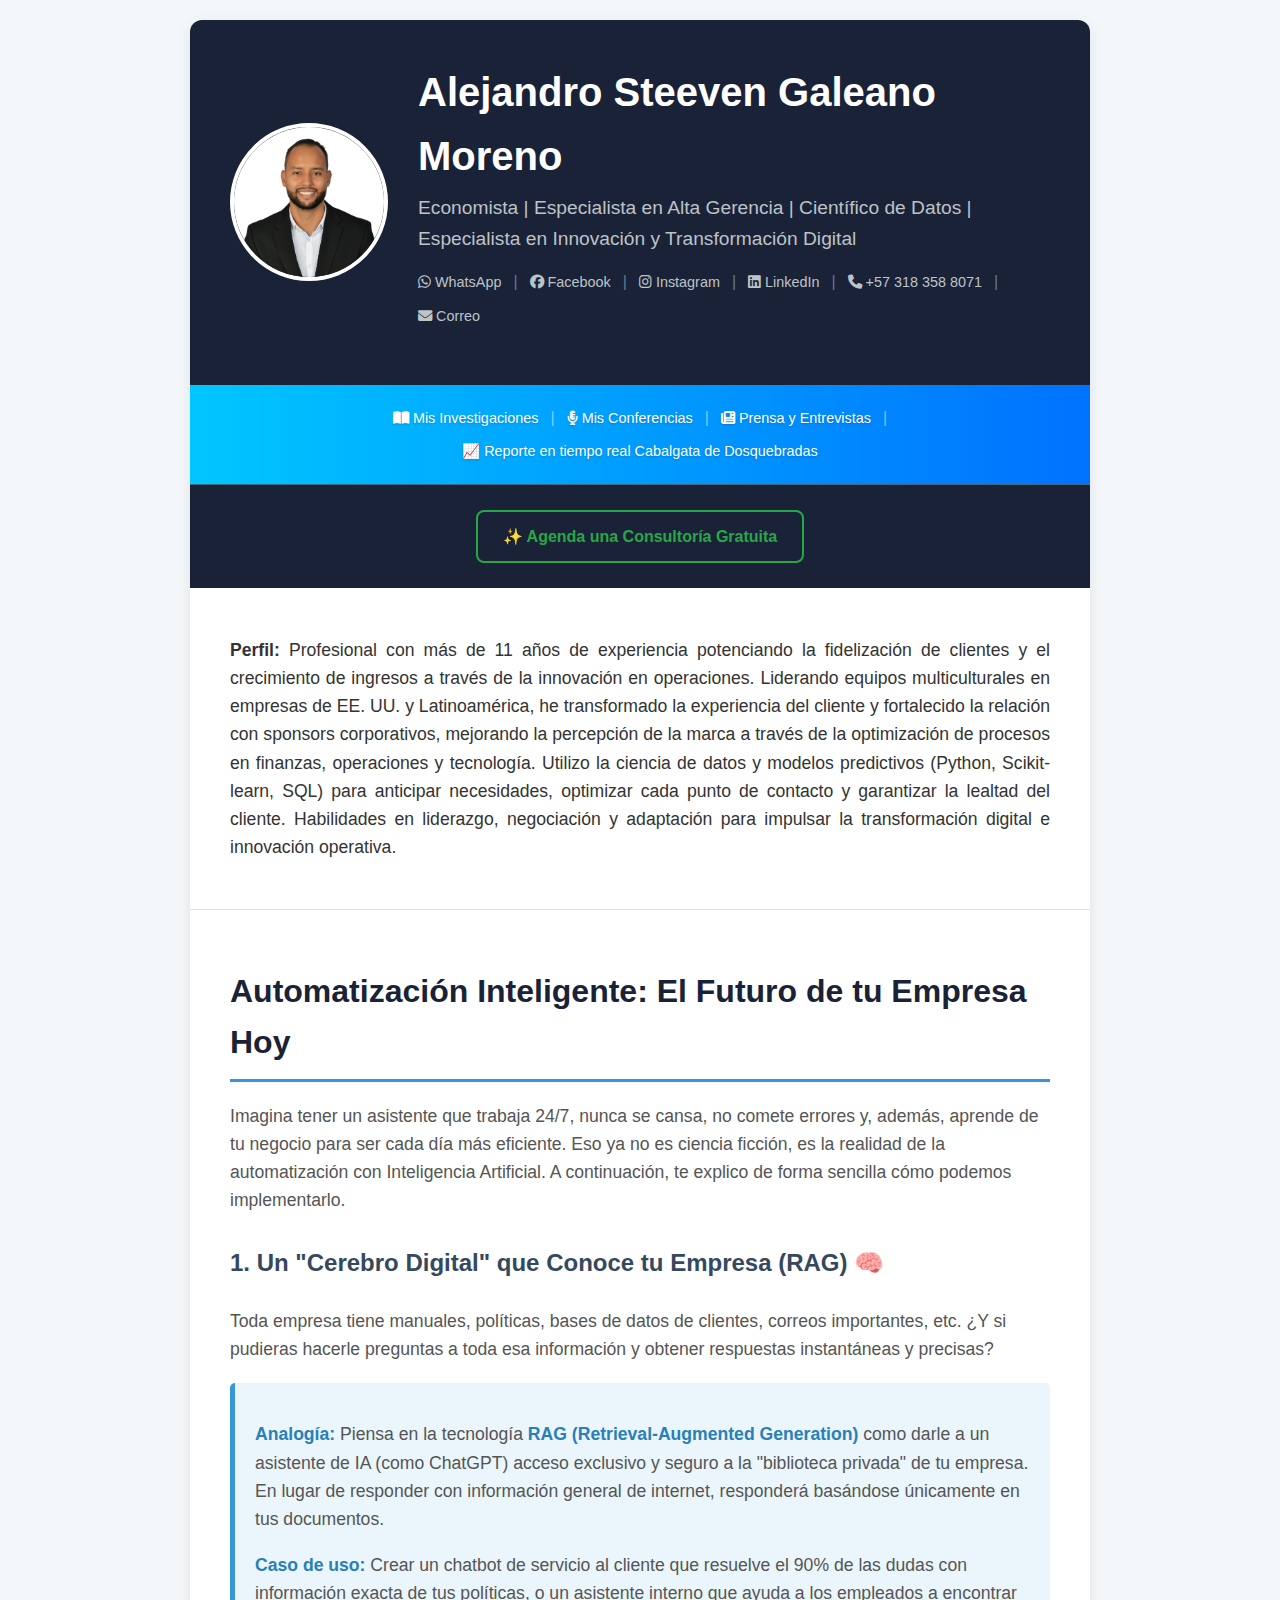
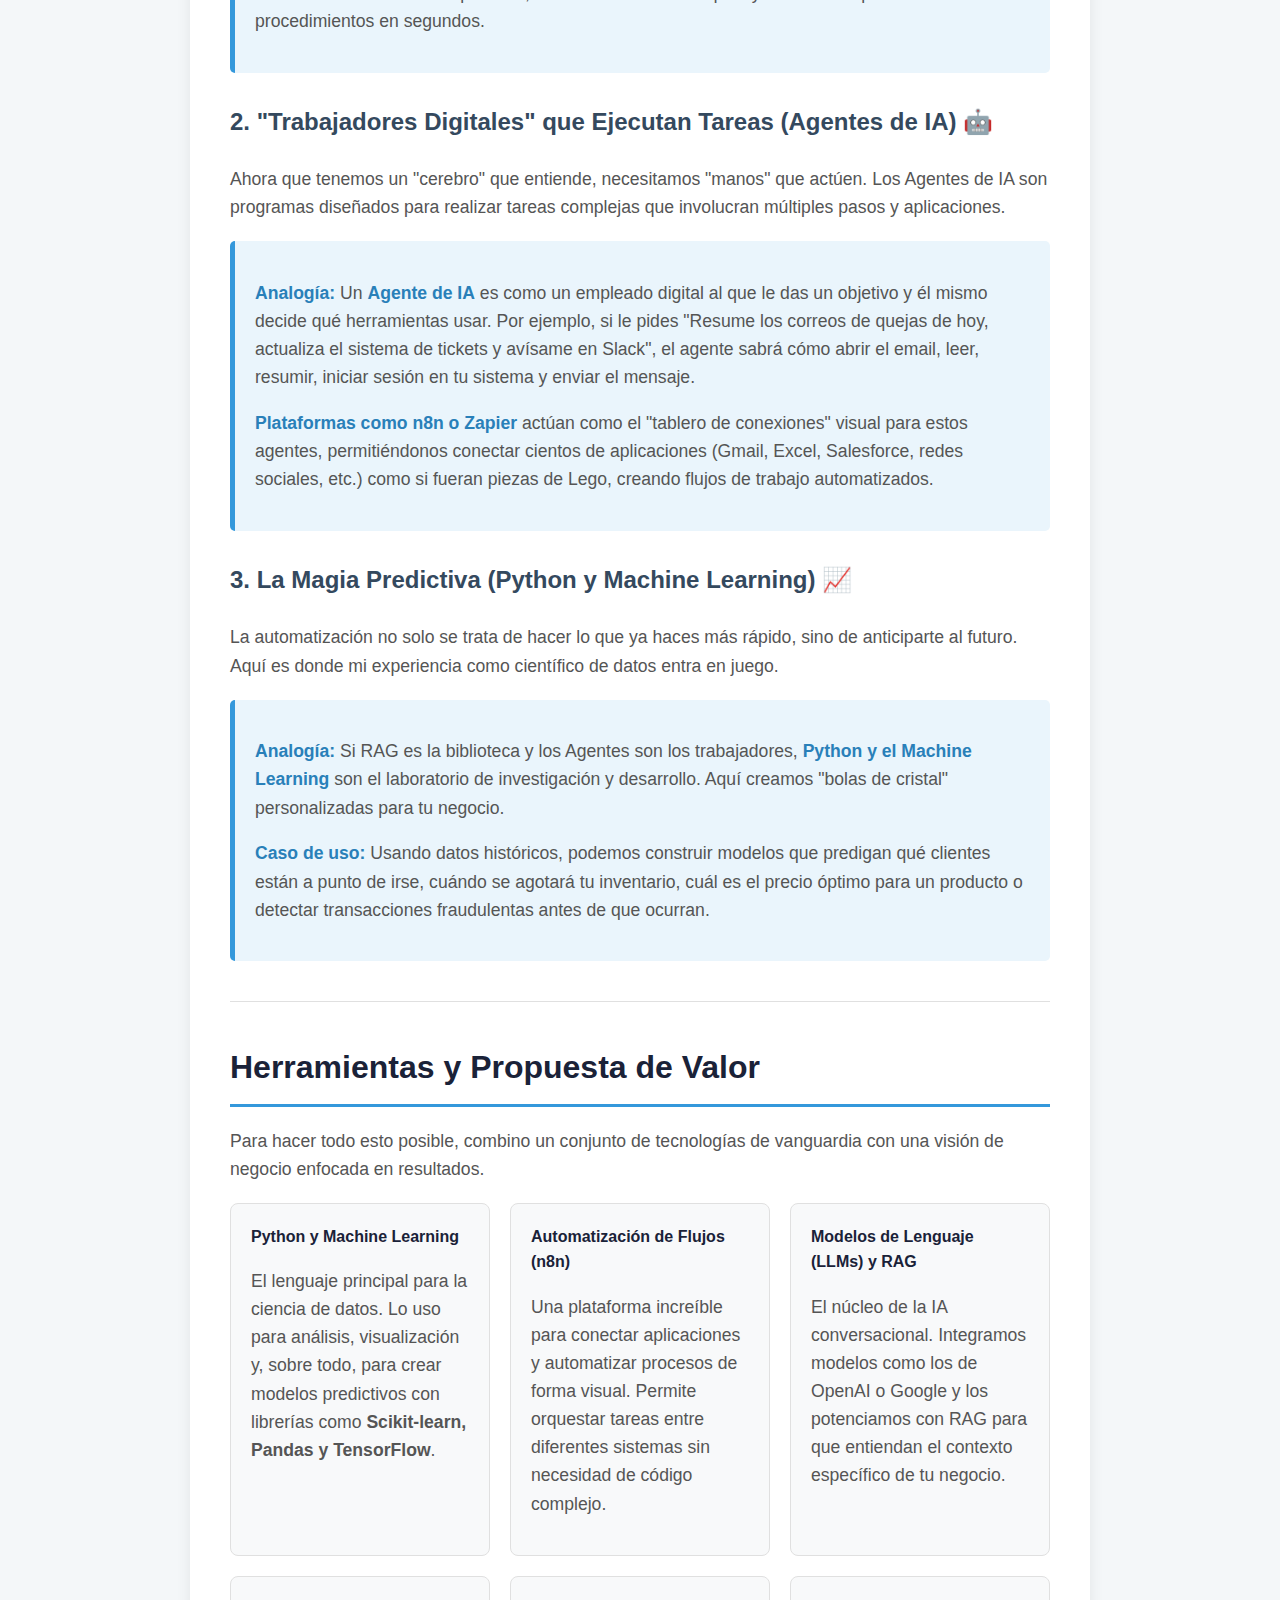
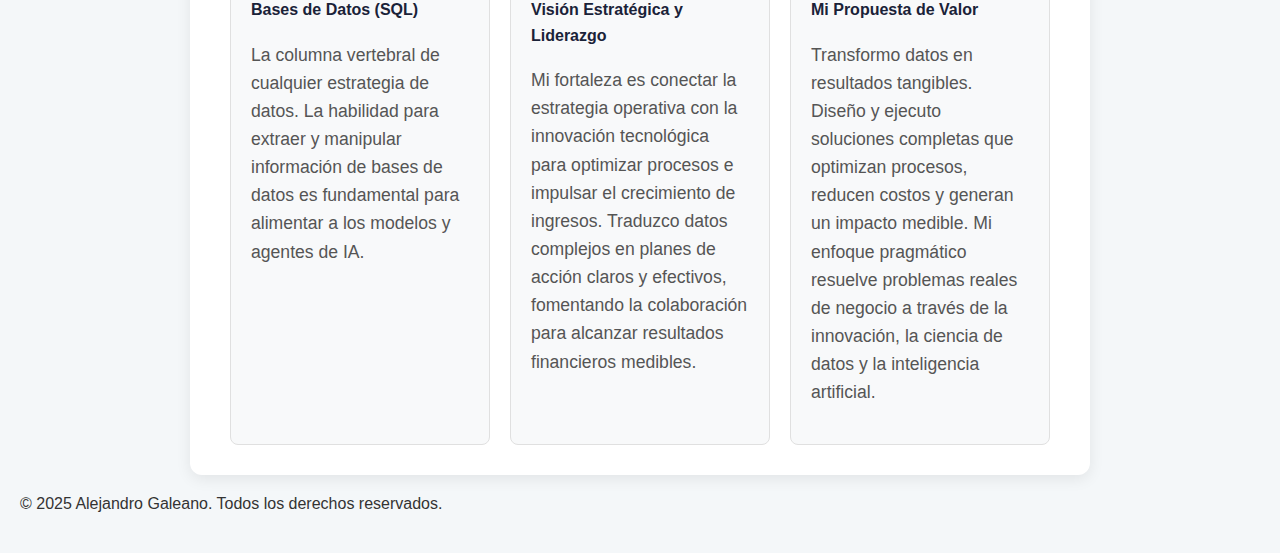
<file: index.html>
<!DOCTYPE html>
<html lang="es">
<head>
    <script async src="https://www.googletagmanager.com/gtag/js?id=G-103JSTD0TW"></script>
    <script>
        window.dataLayer = window.dataLayer || [];
        function gtag(){dataLayer.push(arguments);}
        gtag('js', new Date());
        gtag('config', 'G-103JSTD0TW');
    </script>
    
    <meta charset="UTF-8">
    <meta name="viewport" content="width=device-width, initial-scale=1.0">
    
    <meta name="description" content="Perfil profesional de Alejandro Galeano, Economista y Científico de Datos especializado en automatización con IA, Machine Learning y optimización de procesos.">
    
    <link rel="icon" type="image/png" href="/favicon-96x96.png" sizes="96x96" />
    <link rel="icon" type="image/svg+xml" href="/favicon.svg" />
    <link rel="shortcut icon" href="/favicon.ico" />
    <link rel="apple-touch-icon" sizes="180x180" href="/apple-touch-icon.png" />
    <link rel="manifest" href="/site.webmanifest" />
    <title>Perfil Profesional | Alejandro Galeano | Automatización e IA</title>
    <link rel="stylesheet" href="https://cdnjs.cloudflare.com/ajax/libs/font-awesome/6.5.2/css/all.min.css">    
    <link rel="stylesheet" href="styles.css">

    <style>
        html {
            scroll-behavior: smooth;
        }
    </style>
</head>
<body>

   <div class="container">
        <header class="header">
            <img src="profile-photo.jpg" alt="Foto de perfil de Alejandro Galeano" class="profile-photo">
            
            <div class="profile-info">
                <h1>Alejandro Steeven Galeano Moreno</h1>
                <h2>Economista | Especialista en Alta Gerencia | Científico de Datos | Especialista en Innovación y Transformación Digital</h2>
                
                <ul class="contact-info">
                    <li><a href="https://wa.me/573183588071" target="_blank" rel="noopener noreferrer"><i class="fa-brands fa-whatsapp"></i> WhatsApp</a></li>
                    <li><a href="https://web.facebook.com/profile.php?id=61577461153636" target="_blank" rel="noopener noreferrer"><i class="fa-brands fa-facebook"></i> Facebook</a></li>
                    <li><a href="https://www.instagram.com/alejosgaleano/" target="_blank" rel="noopener noreferrer"><i class="fa-brands fa-instagram"></i> Instagram</a></li>
                    <li><a href="https://www.linkedin.com/in/alejandrogaleano-asgamo" target="_blank" rel="noopener noreferrer"><i class="fa-brands fa-linkedin"></i> LinkedIn</a></li>
                    <li><a href="tel:+573183588071"><i class="fa-solid fa-phone"></i> +57 318 358 8071</a></li>
                    <li><a href="mailto:alejandro@alejandrogaleano.com"><i class="fa-solid fa-envelope"></i> Correo</a></li>
                    <li class="separator"></li>
                </ul>
            </div>
        </header>
    
        <nav class="activities-nav">
            <ul class="activities-list">
                <li><a href="investigaciones.html"><i class="fa-solid fa-book-open"></i> Mis Investigaciones</a></li>
                <li><a href="charlas.html"><i class="fa-solid fa-microphone-lines"></i> Mis Conferencias</a></li>
                <li><a href="noticias.html"><i class="fa-solid fa-newspaper"></i> Prensa y Entrevistas</a></li>
                <li><a href="reporte" class="cta-button-secondary" target="_blank" rel="noopener noreferrer">📈 Reporte en tiempo real Cabalgata de Dosquebradas</a></li>
            </ul>
        </nav>
        <footer class="cta-footer">
            <a href="https://cal.com/alejandro-steeven-galeano-moreno-o4eyez/consultoria-agentes-ia" class="cta-button" target="_blank" rel="noopener noreferrer">✨ Agenda una Consultoría Gratuita
            </a>
        </footer>
        
        <section class="profile-summary">
            <p><strong>Perfil:</strong> Profesional con más de 11 años de experiencia potenciando la fidelización de clientes y el crecimiento de ingresos a través de la innovación en operaciones. Liderando equipos multiculturales en empresas de EE. UU. y Latinoamérica, he transformado la experiencia del cliente y fortalecido la relación con sponsors corporativos, mejorando la percepción de la marca a través de la optimización de procesos en finanzas, operaciones y tecnología. Utilizo la ciencia de datos y modelos predictivos (Python, Scikit-learn, SQL) para anticipar necesidades, optimizar cada punto de contacto y garantizar la lealtad del cliente. Habilidades en liderazgo, negociación y adaptación para impulsar la transformación digital e innovación operativa.</p>
        </section>

        <main class="main-content">
            <h2>Automatización Inteligente: El Futuro de tu Empresa Hoy</h2>
            <p>Imagina tener un asistente que trabaja 24/7, nunca se cansa, no comete errores y, además, aprende de tu negocio para ser cada día más eficiente. Eso ya no es ciencia ficción, es la realidad de la automatización con Inteligencia Artificial. A continuación, te explico de forma sencilla cómo podemos implementarlo.</p>

            <h3>1. Un "Cerebro Digital" que Conoce tu Empresa (RAG) 🧠</h3>
            <p>Toda empresa tiene manuales, políticas, bases de datos de clientes, correos importantes, etc. ¿Y si pudieras hacerle preguntas a toda esa información y obtener respuestas instantáneas y precisas?</p>
            
            <div class="highlight">
                <p><strong>Analogía:</strong> Piensa en la tecnología <strong>RAG (Retrieval-Augmented Generation)</strong> como darle a un asistente de IA (como ChatGPT) acceso exclusivo y seguro a la "biblioteca privada" de tu empresa. En lugar de responder con información general de internet, responderá basándose únicamente en tus documentos.</p>
                <p><strong>Caso de uso:</strong> Crear un chatbot de servicio al cliente que resuelve el 90% de las dudas con información exacta de tus políticas, o un asistente interno que ayuda a los empleados a encontrar procedimientos en segundos.</p>
            </div>

            <h3>2. "Trabajadores Digitales" que Ejecutan Tareas (Agentes de IA) 🤖</h3>
            <p>Ahora que tenemos un "cerebro" que entiende, necesitamos "manos" que actúen. Los Agentes de IA son programas diseñados para realizar tareas complejas que involucran múltiples pasos y aplicaciones.</p>
            
            <div class="highlight">
                <p><strong>Analogía:</strong> Un <strong>Agente de IA</strong> es como un empleado digital al que le das un objetivo y él mismo decide qué herramientas usar. Por ejemplo, si le pides "Resume los correos de quejas de hoy, actualiza el sistema de tickets y avísame en Slack", el agente sabrá cómo abrir el email, leer, resumir, iniciar sesión en tu sistema y enviar el mensaje.</p>
                <p><strong>Plataformas como n8n o Zapier</strong> actúan como el "tablero de conexiones" visual para estos agentes, permitiéndonos conectar cientos de aplicaciones (Gmail, Excel, Salesforce, redes sociales, etc.) como si fueran piezas de Lego, creando flujos de trabajo automatizados.</p>
            </div>

            <h3>3. La Magia Predictiva (Python y Machine Learning) 📈</h3>
            <p>La automatización no solo se trata de hacer lo que ya haces más rápido, sino de anticiparte al futuro. Aquí es donde mi experiencia como científico de datos entra en juego.</p>

            <div class="highlight">
                <p><strong>Analogía:</strong> Si RAG es la biblioteca y los Agentes son los trabajadores, <strong>Python y el Machine Learning</strong> son el laboratorio de investigación y desarrollo. Aquí creamos "bolas de cristal" personalizadas para tu negocio.</p>
                <p><strong>Caso de uso:</strong> Usando datos históricos, podemos construir modelos que predigan qué clientes están a punto de irse, cuándo se agotará tu inventario, cuál es el precio óptimo para un producto o detectar transacciones fraudulentas antes de que ocurran.</p>
            </div>
            
            <hr class="separator-line">

            <h2>Herramientas y Propuesta de Valor</h2>
            <p>Para hacer todo esto posible, combino un conjunto de tecnologías de vanguardia con una visión de negocio enfocada en resultados.</p>
            <div class="tools-section">
                <div class="tool-card">
                    <h4>Python y Machine Learning</h4>
                    <p>El lenguaje principal para la ciencia de datos. Lo uso para análisis, visualización y, sobre todo, para crear modelos predictivos con librerías como <strong>Scikit-learn, Pandas y TensorFlow</strong>.</p>
                </div>
                <div class="tool-card">
                    <h4>Automatización de Flujos (n8n)</h4>
                    <p>Una plataforma increíble para conectar aplicaciones y automatizar procesos de forma visual. Permite orquestar tareas entre diferentes sistemas sin necesidad de código complejo.</p>
                </div>
                <div class="tool-card">
                    <h4>Modelos de Lenguaje (LLMs) y RAG</h4>
                    <p>El núcleo de la IA conversacional. Integramos modelos como los de OpenAI o Google y los potenciamos con RAG para que entiendan el contexto específico de tu negocio.</p>
                </div>
                <div class="tool-card">
                    <h4>Bases de Datos (SQL)</h4>
                    <p>La columna vertebral de cualquier estrategia de datos. La habilidad para extraer y manipular información de bases de datos es fundamental para alimentar a los modelos y agentes de IA.</p>
                </div>
                <div class="tool-card">
                    <h4>Visión Estratégica y Liderazgo</h4>
                    <p>Mi fortaleza es conectar la estrategia operativa con la innovación tecnológica para optimizar procesos e impulsar el crecimiento de ingresos. Traduzco datos complejos en planes de acción claros y efectivos, fomentando la colaboración para alcanzar resultados financieros medibles.</p>
                </div>
                <div class="tool-card">
                    <h4>Mi Propuesta de Valor</h4>
                    <p>Transformo datos en resultados tangibles. Diseño y ejecuto soluciones completas que optimizan procesos, reducen costos y generan un impacto medible. Mi enfoque pragmático resuelve problemas reales de negocio a través de la innovación, la ciencia de datos y la inteligencia artificial.</p>
                </div>
            </div>
        </main>
            
    </div> <footer>
        <p>&copy; 2025 Alejandro Galeano. Todos los derechos reservados.</p>
    </footer>

</body>

</html>
</file>
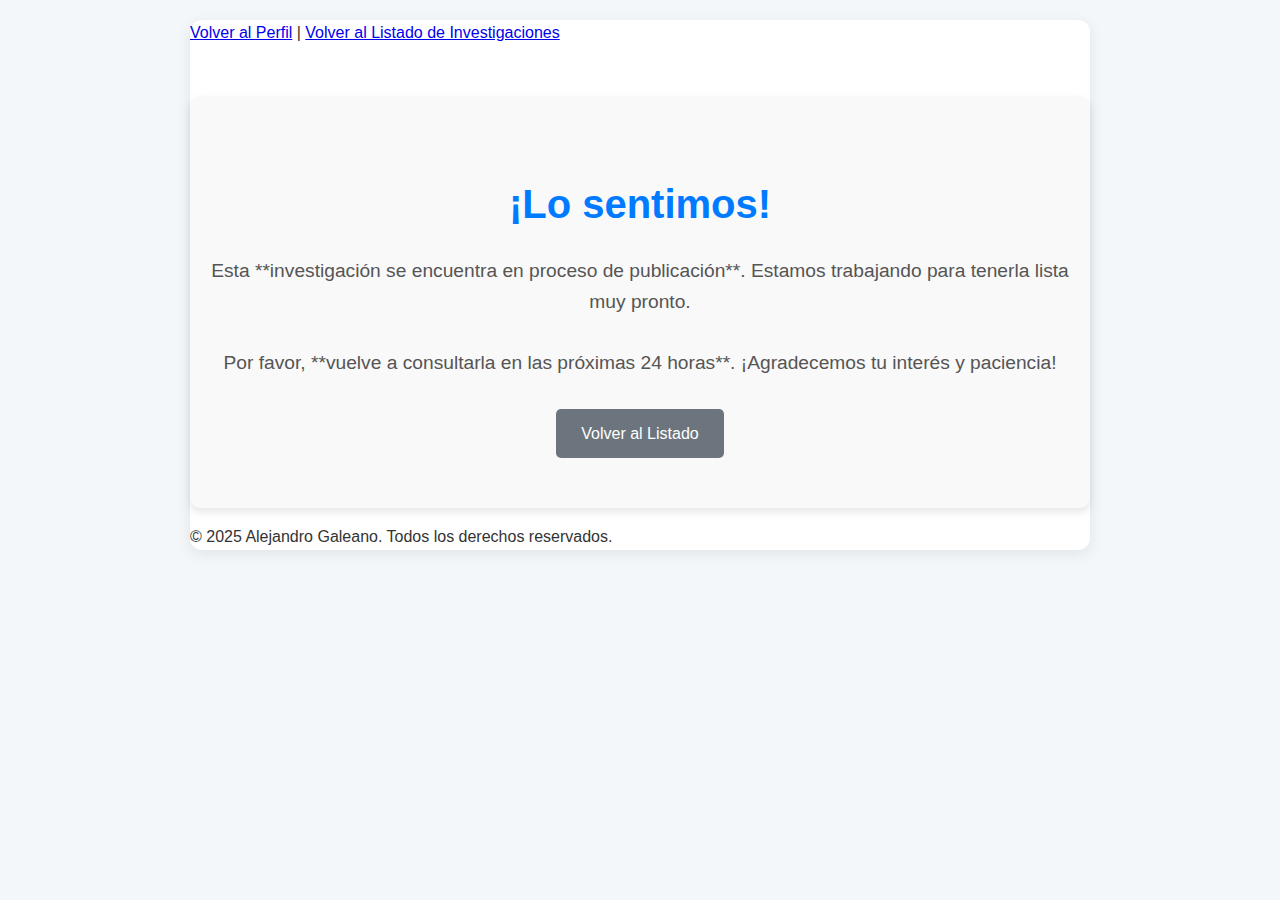
<file: en-proceso.html>
<!DOCTYPE html>
<html lang="es">
<head>
    <meta charset="UTF-8">
    <meta name="viewport" content="width=device-width, initial-scale=1.0">
    <title>Investigación en Proceso | Alejandro Galeano</title>
    <link rel="stylesheet" href="styles.css"> 
    <style>
        /* Estilos específicos para esta página de mensaje */
        .message-container {
            text-align: center;
            padding: 50px 20px;
            background-color: #f9f9f9; /* Un color de fondo suave */
            border-radius: 10px;
            box-shadow: 0 4px 8px rgba(0, 0, 0, 0.1);
            margin-top: 50px;
        }
        .message-container h1 {
            color: #007bff; /* Un color que resalte, como el azul de tu marca */
            font-size: 2.5em;
            margin-bottom: 20px;
        }
        .message-container p {
            color: #555;
            font-size: 1.2em;
            line-height: 1.6;
            margin-bottom: 30px;
        }
        .back-button {
            display: inline-block;
            background-color: #6c757d; /* Gris para un botón de "volver" */
            color: white;
            padding: 12px 25px;
            border-radius: 5px;
            text-decoration: none;
            font-size: 1em;
            transition: background-color 0.3s ease;
        }
        .back-button:hover {
            background-color: #5a6268;
        }
    </style>
</head>
<body>
    <div class="container">
        <header>
            <nav>
                <a href="index.html">Volver al Perfil</a> | 
                <a href="investigaciones.html">Volver al Listado de Investigaciones</a>
            </nav>
        </header>

        <main>
            <section class="message-container">
                <h1>¡Lo sentimos!</h1>
                <p>
                    Esta **investigación se encuentra en proceso de publicación**. 
                    Estamos trabajando para tenerla lista muy pronto.
                </p>
                <p>
                    Por favor, **vuelve a consultarla en las próximas 24 horas**. 
                    ¡Agradecemos tu interés y paciencia!
                </p>
                <a href="investigaciones.html" class="back-button">Volver al Listado</a>
            </section>
        </main>

        <footer>
            <p>&copy; 2025 Alejandro Galeano. Todos los derechos reservados.</p>
        </footer>
    </div>
</body>
</html>
</file>
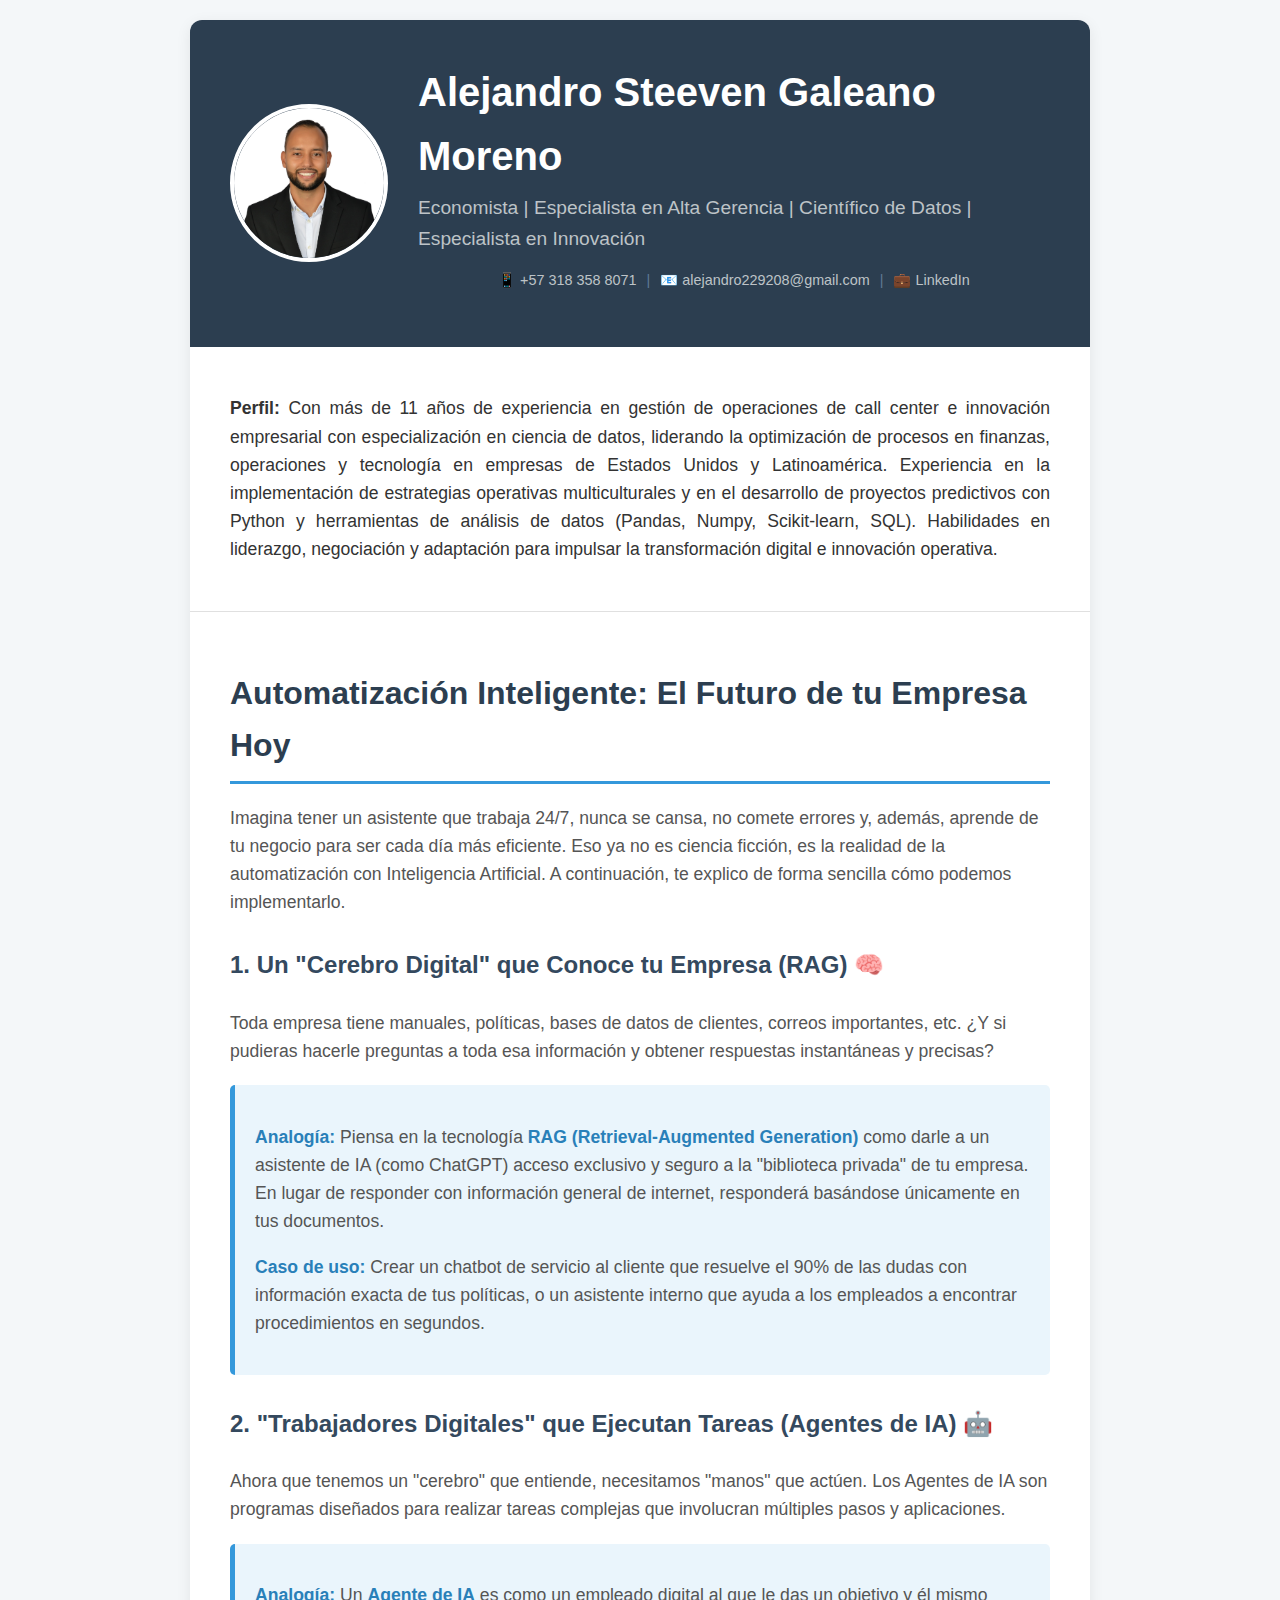
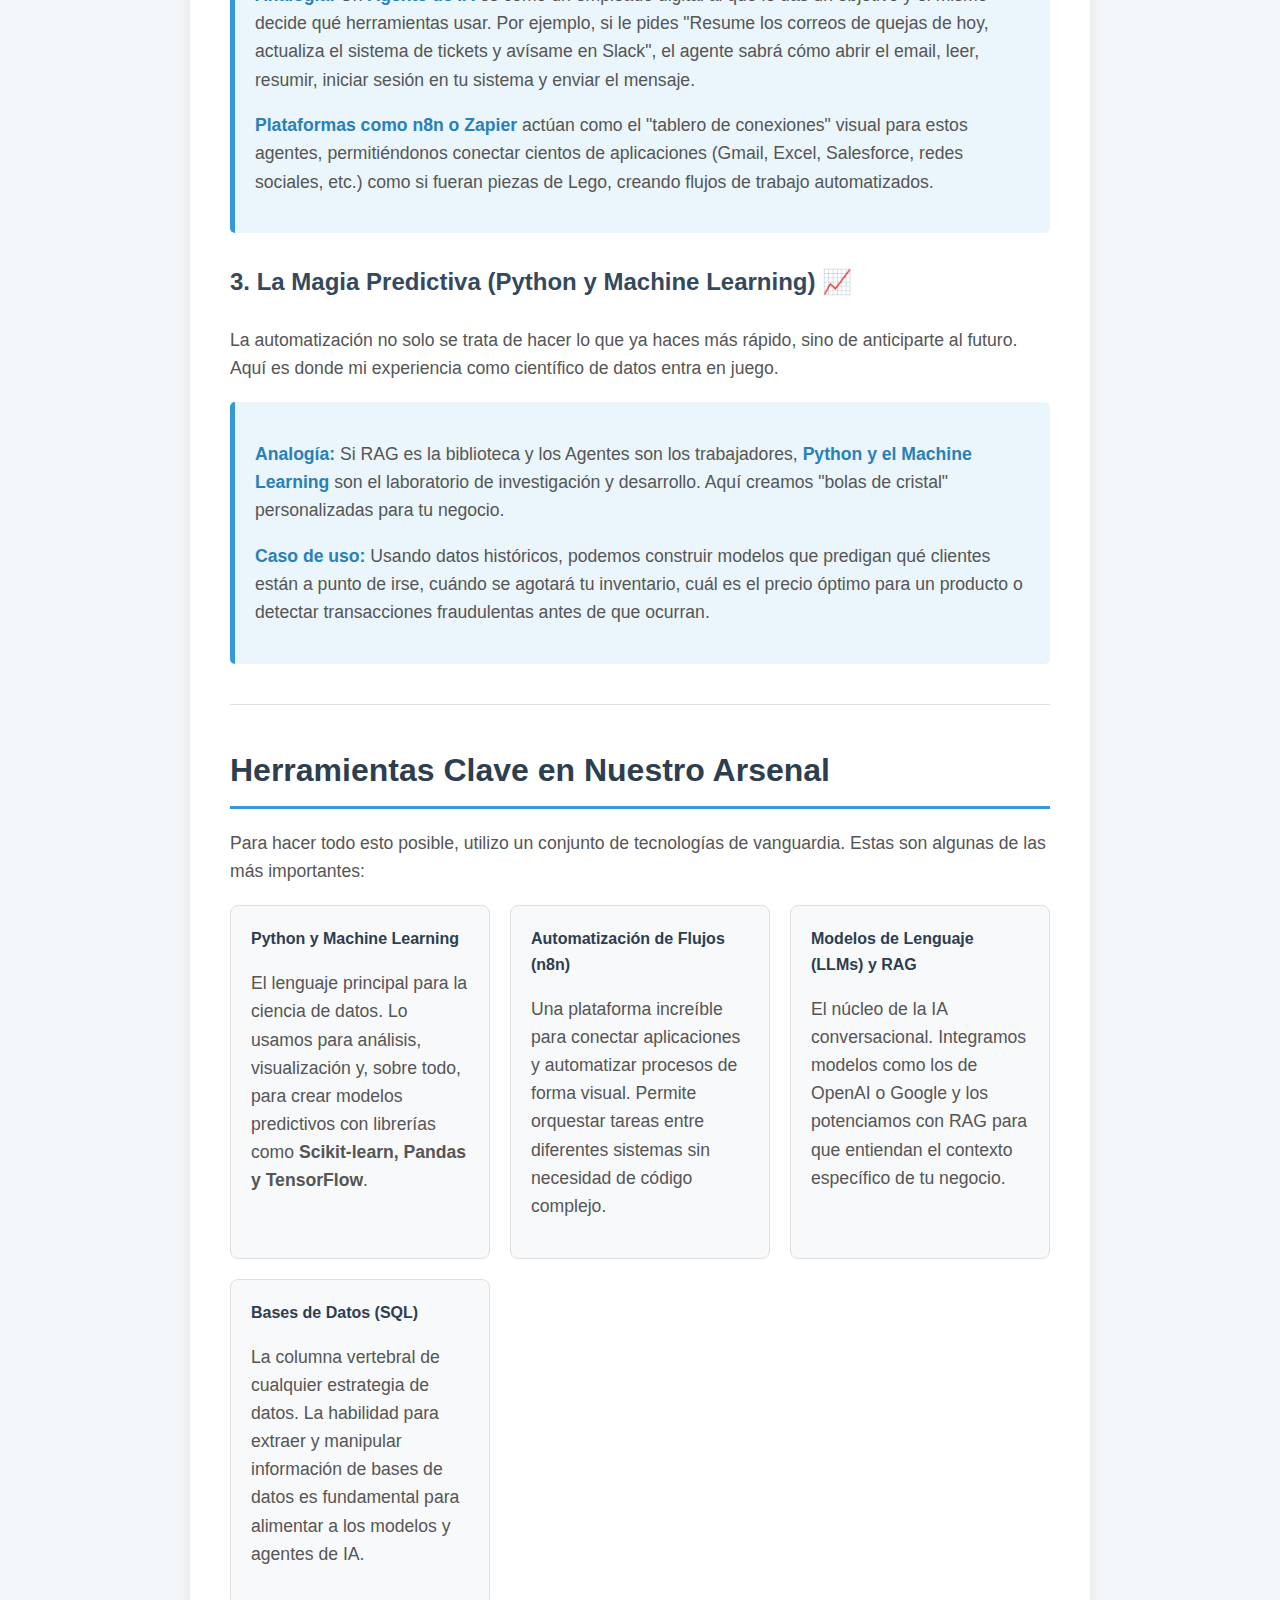
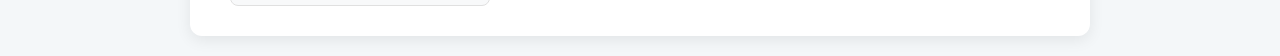
<file: IA_Integrada_Al_Entorno_Empresarial.html>
<!DOCTYPE html>
<html lang="es">
<head>
    <meta charset="UTF-8">
    <meta name="viewport" content="width=device-width, initial-scale=1.0">
    <title>Perfil Profesional | Automatización e IA</title>
    <style>
        /* --- Estilos Generales --- */
        body {
            font-family: -apple-system, BlinkMacSystemFont, "Segoe UI", Roboto, Helvetica, Arial, sans-serif;
            line-height: 1.6;
            background-color: #f4f7f9;
            color: #333;
            margin: 0;
            padding: 20px;
        }

        /* --- Contenedor Principal --- */
        .container {
            max-width: 900px;
            margin: 0 auto;
            background-color: #ffffff;
            border-radius: 12px;
            box-shadow: 0 4px 15px rgba(0, 0, 0, 0.08);
            overflow: hidden;
        }

        /* --- Encabezado y Perfil --- */
        .header {
            display: flex;
            align-items: center;
            gap: 30px;
            padding: 40px;
            background-color: #2c3e50;
            color: #ffffff;
            flex-wrap: wrap; /* Para responsiveness */
        }

        .profile-photo {
            width: 150px;
            height: 150px;
            border-radius: 50%;
            border: 4px solid #ffffff;
            object-fit: cover;
        }

        .profile-info {
            flex: 1;
        }

        .profile-info h1 {
            margin: 0 0 5px 0;
            font-size: 2.5em;
            color: #ffffff;
        }

        .profile-info h2 {
            margin: 0;
            font-weight: 400;
            font-size: 1.2em;
            color: #bdc3c7;
        }

        .profile-summary {
            padding: 30px 40px;
            font-size: 1.1em;
            text-align: justify;
            border-bottom: 1px solid #e0e0e0;
        }

        /* --- Contenido Principal --- */
        .main-content {
            padding: 30px 40px;
        }

        .main-content h2 {
            font-size: 2em;
            color: #2c3e50;
            border-bottom: 3px solid #3498db;
            padding-bottom: 10px;
            margin-bottom: 20px;
        }
        
        .main-content h3 {
            font-size: 1.5em;
            color: #34495e;
            margin-top: 30px;
        }

        .main-content p, .main-content li {
            font-size: 1.1em;
            color: #555;
        }

        .highlight {
            background-color: #eaf5fc;
            padding: 20px;
            border-left: 5px solid #3498db;
            border-radius: 5px;
            margin: 20px 0;
        }
        
        .highlight strong {
            color: #2980b9;
        }

        /* --- Sección de Herramientas --- */
        .tools-section {
            display: grid;
            grid-template-columns: repeat(auto-fit, minmax(250px, 1fr));
            gap: 20px;
            margin-top: 20px;
        }

        .tool-card {
            background-color: #f8f9fa;
            padding: 20px;
            border-radius: 8px;
            border: 1px solid #e0e0e0;
        }

        .tool-card h4 {
            margin: 0 0 10px 0;
            color: #2c3e50;
        }

        /* --- Media Queries para Móviles --- */
        @media (max-width: 768px) {
            .header {
                flex-direction: column;
                text-align: center;
                gap: 20px;
                padding: 30px;
            }
            .profile-info h1 {
                font-size: 2em;
            }
            .profile-summary, .main-content {
                padding: 20px;
            }
        }

    </style>
</head>
<body>

    <div class="container">
        <header class="header">
            <img src="[data-uri]" alt="Foto de perfil" class="profile-photo">
<div class="profile-info">
    <h1>Alejandro Steeven Galeano Moreno</h1>
    <h2>Economista | Especialista en Alta Gerencia | Científico de Datos | Especialista en Innovación</h2>
    
    <p style="margin-top: 15px; font-size: 0.9em; display: flex; flex-wrap: wrap; align-items: center; justify-content: center; gap: 10px;">
        <a href="tel:+573183588071" style="color: #bdc3c7; text-decoration: none;">📱 +57 318 358 8071</a>
        <span class="separator" style="color: #5f7a95;">|</span>
        <a href="mailto:alejandro229208@gmail.com" style="color: #bdc3c7; text-decoration: none;">📧 alejandro229208@gmail.com</a>
        <span class="separator" style="color: #5f7a95;">|</span>
        <a href="https://www.linkedin.com/in/alejandrogaleano-asgamo" target="_blank" rel="noopener noreferrer" style="color: #bdc3c7; text-decoration: none;">💼 LinkedIn</a>
    </p>
    
</div>
</header>
        <section class="profile-summary">
            <p><strong>Perfil:</strong> Con más de 11 años de experiencia en gestión de operaciones de call center e innovación empresarial con especialización en ciencia de datos, liderando la optimización de procesos en finanzas, operaciones y tecnología en empresas de Estados Unidos y Latinoamérica. Experiencia en la implementación de estrategias operativas multiculturales y en el desarrollo de proyectos predictivos con Python y herramientas de análisis de datos (Pandas, Numpy, Scikit-learn, SQL). Habilidades en liderazgo, negociación y adaptación para impulsar la transformación digital e innovación operativa.</p>
        </section>

        <main class="main-content">
            <h2>Automatización Inteligente: El Futuro de tu Empresa Hoy</h2>
            <p>Imagina tener un asistente que trabaja 24/7, nunca se cansa, no comete errores y, además, aprende de tu negocio para ser cada día más eficiente. Eso ya no es ciencia ficción, es la realidad de la automatización con Inteligencia Artificial. A continuación, te explico de forma sencilla cómo podemos implementarlo.</p>

            <h3>1. Un "Cerebro Digital" que Conoce tu Empresa (RAG) 🧠</h3>
            <p>Toda empresa tiene manuales, políticas, bases de datos de clientes, correos importantes, etc. ¿Y si pudieras hacerle preguntas a toda esa información y obtener respuestas instantáneas y precisas?</p>
            
            <div class="highlight">
                <p><strong>Analogía:</strong> Piensa en la tecnología <strong>RAG (Retrieval-Augmented Generation)</strong> como darle a un asistente de IA (como ChatGPT) acceso exclusivo y seguro a la "biblioteca privada" de tu empresa. En lugar de responder con información general de internet, responderá basándose únicamente en tus documentos.</p>
                <p><strong>Caso de uso:</strong> Crear un chatbot de servicio al cliente que resuelve el 90% de las dudas con información exacta de tus políticas, o un asistente interno que ayuda a los empleados a encontrar procedimientos en segundos.</p>
            </div>

            <h3>2. "Trabajadores Digitales" que Ejecutan Tareas (Agentes de IA) 🤖</h3>
            <p>Ahora que tenemos un "cerebro" que entiende, necesitamos "manos" que actúen. Los Agentes de IA son programas diseñados para realizar tareas complejas que involucran múltiples pasos y aplicaciones.</p>
            
            <div class="highlight">
                <p><strong>Analogía:</strong> Un <strong>Agente de IA</strong> es como un empleado digital al que le das un objetivo y él mismo decide qué herramientas usar. Por ejemplo, si le pides "Resume los correos de quejas de hoy, actualiza el sistema de tickets y avísame en Slack", el agente sabrá cómo abrir el email, leer, resumir, iniciar sesión en tu sistema y enviar el mensaje.</p>
                <p><strong>Plataformas como n8n o Zapier</strong> actúan como el "tablero de conexiones" visual para estos agentes, permitiéndonos conectar cientos de aplicaciones (Gmail, Excel, Salesforce, redes sociales, etc.) como si fueran piezas de Lego, creando flujos de trabajo automatizados.</p>
            </div>

            <h3>3. La Magia Predictiva (Python y Machine Learning) 📈</h3>
            <p>La automatización no solo se trata de hacer lo que ya haces más rápido, sino de anticiparte al futuro. Aquí es donde mi experiencia como científico de datos entra en juego.</p>

            <div class="highlight">
                <p><strong>Analogía:</strong> Si RAG es la biblioteca y los Agentes son los trabajadores, <strong>Python y el Machine Learning</strong> son el laboratorio de investigación y desarrollo. Aquí creamos "bolas de cristal" personalizadas para tu negocio.</p>
                <p><strong>Caso de uso:</strong> Usando datos históricos, podemos construir modelos que predigan qué clientes están a punto de irse, cuándo se agotará tu inventario, cuál es el precio óptimo para un producto o detectar transacciones fraudulentas antes de que ocurran.</p>
            </div>
            
            <hr style="margin: 40px 0; border: 0; border-top: 1px solid #e0e0e0;">

            <h2>Herramientas Clave en Nuestro Arsenal</h2>
            <p>Para hacer todo esto posible, utilizo un conjunto de tecnologías de vanguardia. Estas son algunas de las más importantes:</p>
            <div class="tools-section">
                <div class="tool-card">
                    <h4>Python y Machine Learning</h4>
                    <p>El lenguaje principal para la ciencia de datos. Lo usamos para análisis, visualización y, sobre todo, para crear modelos predictivos con librerías como <strong>Scikit-learn, Pandas y TensorFlow</strong>.</p>
                </div>
                <div class="tool-card">
                    <h4>Automatización de Flujos (n8n)</h4>
                    <p>Una plataforma increíble para conectar aplicaciones y automatizar procesos de forma visual. Permite orquestar tareas entre diferentes sistemas sin necesidad de código complejo.</p>
                </div>
                <div class="tool-card">
                    <h4>Modelos de Lenguaje (LLMs) y RAG</h4>
                    <p>El núcleo de la IA conversacional. Integramos modelos como los de OpenAI o Google y los potenciamos con RAG para que entiendan el contexto específico de tu negocio.</p>
                </div>
                <div class="tool-card">
                    <h4>Bases de Datos (SQL)</h4>
                    <p>La columna vertebral de cualquier estrategia de datos. La habilidad para extraer y manipular información de bases de datos es fundamental para alimentar a los modelos y agentes de IA.</p>
                </div>
            </div>

        </main>
    </div>

</body>
</html>
</file>
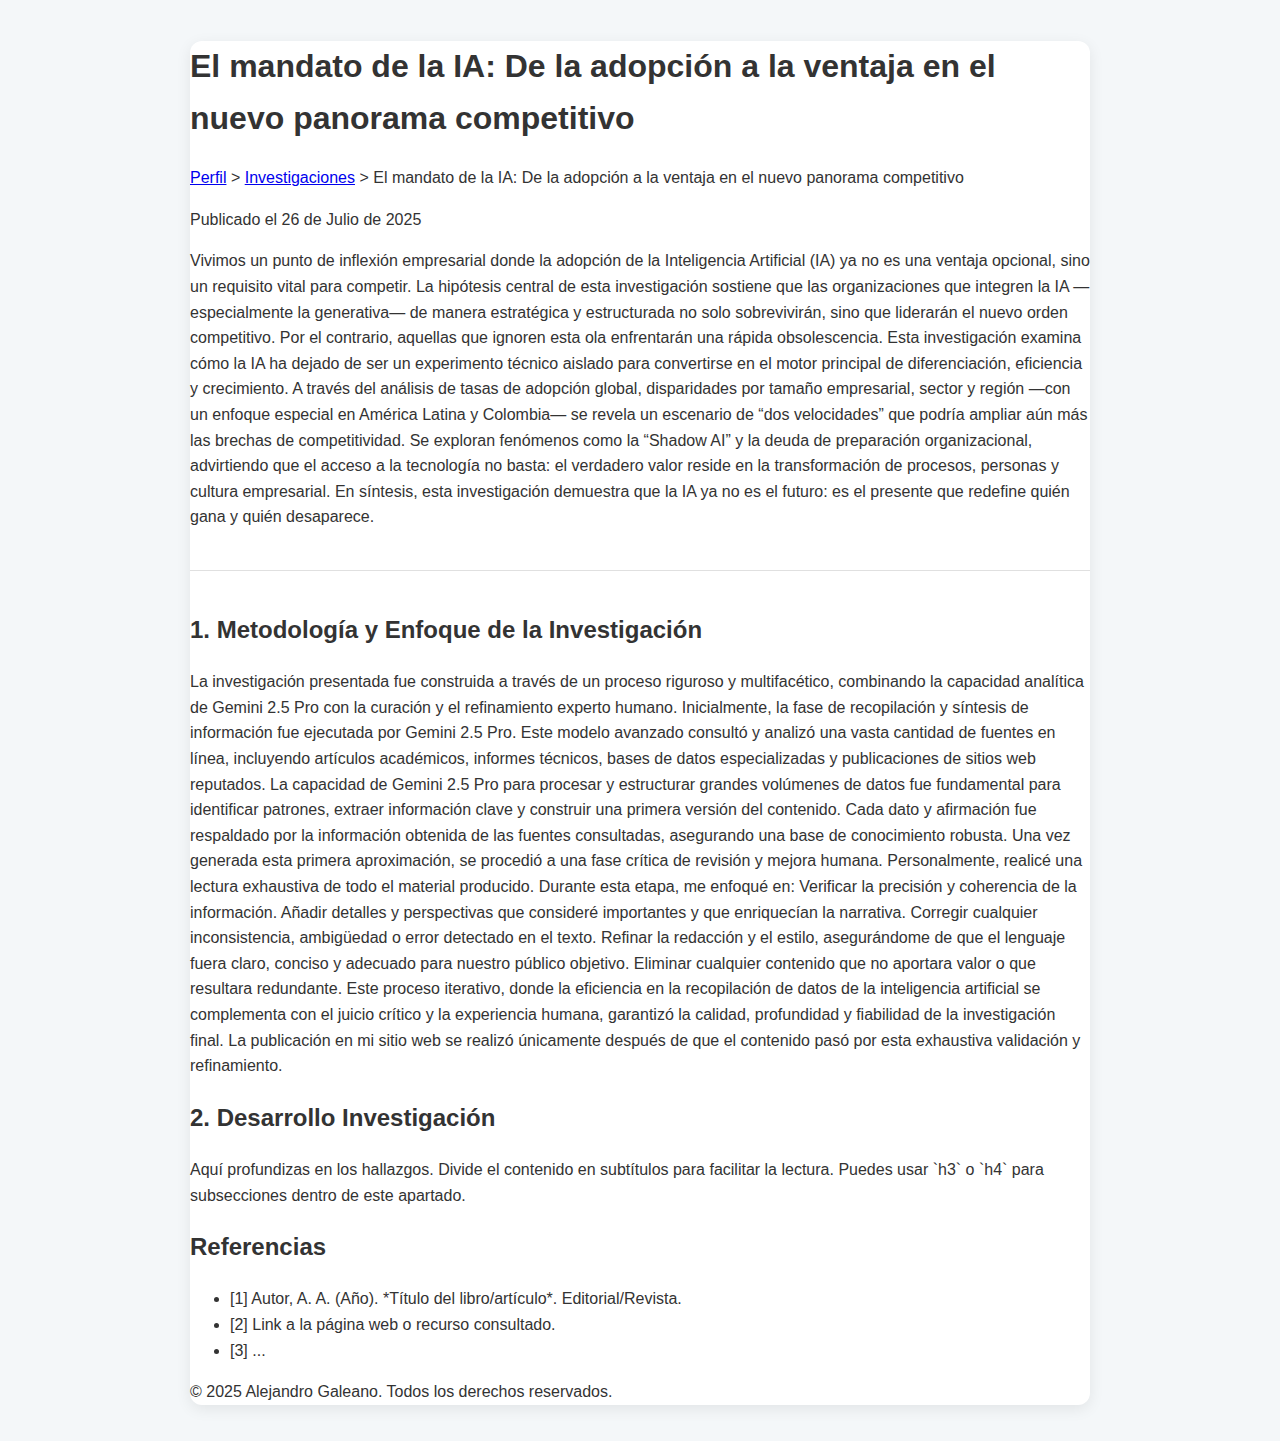
<file: investigacion-AdopcionIA.html>
<!DOCTYPE html>
<html lang="es">
<head>
    <meta charset="UTF-8">
    <meta name="viewport" content="width=device-width, initial-scale=1.0">
    <title>El mandato de la IA: De la adopción a la ventaja en el nuevo panorama competitivo | Investigaciones de Alejandro Galeano</title>
    
    <meta name="description" content="Análisis profundo sobre [tema específico de la investigación], sus implicaciones, aplicaciones y perspectivas futuras en el campo de la inteligencia artificial.">
    
    <link rel="stylesheet" href="styles.css">

    <script async src="https://www.googletagmanager.com/gtag/js?id=G-103JSTD0TW"></script>
    <script>
        window.dataLayer = window.dataLayer || [];
        function gtag(){dataLayer.push(arguments);}
        gtag('js', new Date());
        gtag('config', 'G-103JSTD0TW');
    </script>
</head>
<body>
    <div class="container">
        <header>
            <h1>El mandato de la IA: De la adopción a la ventaja en el nuevo panorama competitivo</h1>
            
            <nav class="breadcrumb-nav">
                <a href="index.html">Perfil</a> &gt; 
                <a href="investigaciones.html">Investigaciones</a> &gt; 
                <span>El mandato de la IA: De la adopción a la ventaja en el nuevo panorama competitivo</span> </nav>
        </header>

        <main>
            <section class="research-info">
                <p class="post-meta">Publicado el 26 de Julio de 2025</p>
                <p>Vivimos un punto de inflexión empresarial donde la adopción de la Inteligencia Artificial (IA) ya no es una ventaja opcional, sino un requisito vital para competir. La hipótesis central de esta investigación sostiene que las organizaciones que integren la IA —especialmente la generativa— de manera estratégica y estructurada no solo sobrevivirán, sino que liderarán el nuevo orden competitivo. Por el contrario, aquellas que ignoren esta ola enfrentarán una rápida obsolescencia.

Esta investigación examina cómo la IA ha dejado de ser un experimento técnico aislado para convertirse en el motor principal de diferenciación, eficiencia y crecimiento. A través del análisis de tasas de adopción global, disparidades por tamaño empresarial, sector y región —con un enfoque especial en América Latina y Colombia— se revela un escenario de “dos velocidades” que podría ampliar aún más las brechas de competitividad. Se exploran fenómenos como la “Shadow AI” y la deuda de preparación organizacional, advirtiendo que el acceso a la tecnología no basta: el verdadero valor reside en la transformación de procesos, personas y cultura empresarial. En síntesis, esta investigación demuestra que la IA ya no es el futuro: es el presente que redefine quién gana y quién desaparece.</p>
                
            </section>

            <hr class="separator-line"> <article class="full-research-content">
                <section>
                    <h2>1. Metodología y Enfoque de la Investigación</h2>
                    <p>La investigación presentada fue construida a través de un proceso riguroso y multifacético, combinando la capacidad analítica de Gemini 2.5 Pro con la curación y el refinamiento experto humano.

Inicialmente, la fase de recopilación y síntesis de información fue ejecutada por Gemini 2.5 Pro. Este modelo avanzado consultó y analizó una vasta cantidad de fuentes en línea, incluyendo artículos académicos, informes técnicos, bases de datos especializadas y publicaciones de sitios web reputados. La capacidad de Gemini 2.5 Pro para procesar y estructurar grandes volúmenes de datos fue fundamental para identificar patrones, extraer información clave y construir una primera versión del contenido. Cada dato y afirmación fue respaldado por la información obtenida de las fuentes consultadas, asegurando una base de conocimiento robusta.

Una vez generada esta primera aproximación, se procedió a una fase crítica de revisión y mejora humana. Personalmente, realicé una lectura exhaustiva de todo el material producido. Durante esta etapa, me enfoqué en:

Verificar la precisión y coherencia de la información.

Añadir detalles y perspectivas que consideré importantes y que enriquecían la narrativa.

Corregir cualquier inconsistencia, ambigüedad o error detectado en el texto.

Refinar la redacción y el estilo, asegurándome de que el lenguaje fuera claro, conciso y adecuado para nuestro público objetivo.

Eliminar cualquier contenido que no aportara valor o que resultara redundante.

Este proceso iterativo, donde la eficiencia en la recopilación de datos de la inteligencia artificial se complementa con el juicio crítico y la experiencia humana, garantizó la calidad, profundidad y fiabilidad de la investigación final. La publicación en mi sitio web se realizó únicamente después de que el contenido pasó por esta exhaustiva validación y refinamiento.</p>
                    
                </section>

                <section>
                    <h2>2. Desarrollo Investigación</h2>
                    <p>Aquí profundizas en los hallazgos. Divide el contenido en subtítulos para facilitar la lectura. Puedes usar `h3` o `h4` para subsecciones dentro de este apartado.</p>
                    
                    
                </section>

                <section class="references">
                    <h2>Referencias</h2>
                    <ul>
                        <li>[1] Autor, A. A. (Año). *Título del libro/artículo*. Editorial/Revista.</li>
                        <li>[2] Link a la página web o recurso consultado.</li>
                        <li>[3] ...</li>
                    </ul>
                </section>

            </article>
        </main>

        <footer>
            <p>&copy; 2025 Alejandro Galeano. Todos los derechos reservados.</p>
            </footer>
    </div>
</body>
</html>
</file>
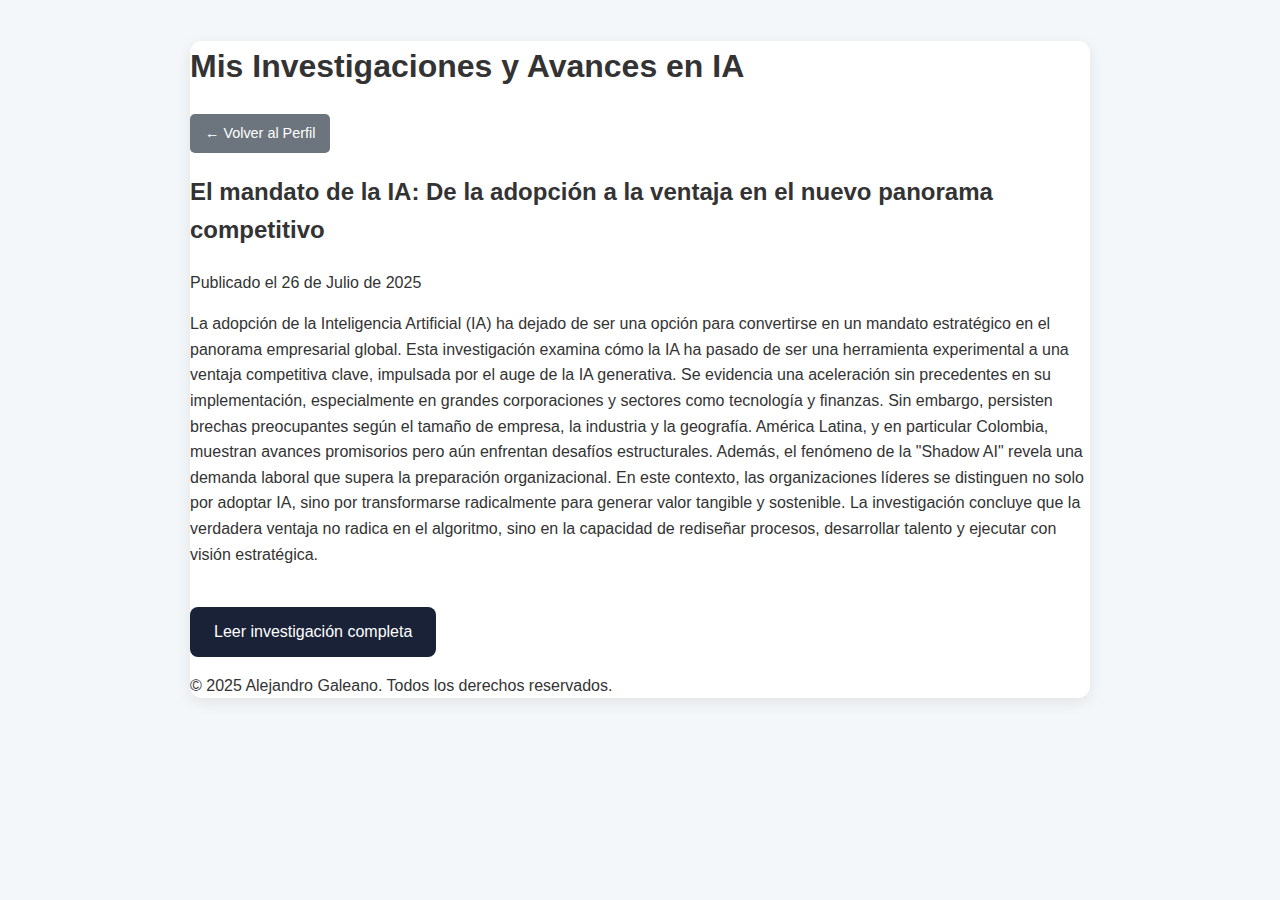
<file: investigaciones.html>
<!DOCTYPE html>
<html lang="es">
<head>
    <meta charset="UTF-8">
    <meta name="viewport" content="width=device-width, initial-scale=1.0">
    <title>Investigaciones y Avances en IA | Alejandro Galeano</title>
    <link rel="stylesheet" href="styles.css">
    <script async src="https://www.googletagmanager.com/gtag/js?id=G-103JSTD0TW"></script>
    <script>
        window.dataLayer = window.dataLayer || [];
        function gtag(){dataLayer.push(arguments);}
        gtag('js', new Date());
        gtag('config', 'G-103JSTD0TW');
    </script>
</head>
<body>
    <div class="container">
        <header>
            <h1>Mis Investigaciones y Avances en IA</h1>
            <nav>
            <a href="index.html" class="back-button-simple">← Volver al Perfil</a> </nav>
        </header>
     
        <main>

            <section class="research-post">
                <h2>El mandato de la IA: De la adopción a la ventaja en el nuevo panorama competitivo</h2>
                <p class="post-meta">Publicado el 26 de Julio de 2025</p>
                <p>La adopción de la Inteligencia Artificial (IA) ha dejado de ser una opción para convertirse en un mandato estratégico en el panorama empresarial global. Esta investigación examina cómo la IA ha pasado de ser una herramienta experimental a una ventaja competitiva clave, impulsada por el auge de la IA generativa. Se evidencia una aceleración sin precedentes en su implementación, especialmente en grandes corporaciones y sectores como tecnología y finanzas. Sin embargo, persisten brechas preocupantes según el tamaño de empresa, la industria y la geografía. América Latina, y en particular Colombia, muestran avances promisorios pero aún enfrentan desafíos estructurales. Además, el fenómeno de la "Shadow AI" revela una demanda laboral que supera la preparación organizacional. En este contexto, las organizaciones líderes se distinguen no solo por adoptar IA, sino por transformarse radicalmente para generar valor tangible y sostenible. La investigación concluye que la verdadera ventaja no radica en el algoritmo, sino en la capacidad de rediseñar procesos, desarrollar talento y ejecutar con visión estratégica.</p>
                <a href="en-proceso.html" class="read-more-button">Leer investigación completa</a>
            </section>

        </main>

        <footer>
            <p>&copy; 2025 Alejandro Galeano. Todos los derechos reservados.</p>
        </footer>
    </div>
</body>
</html>
</file>
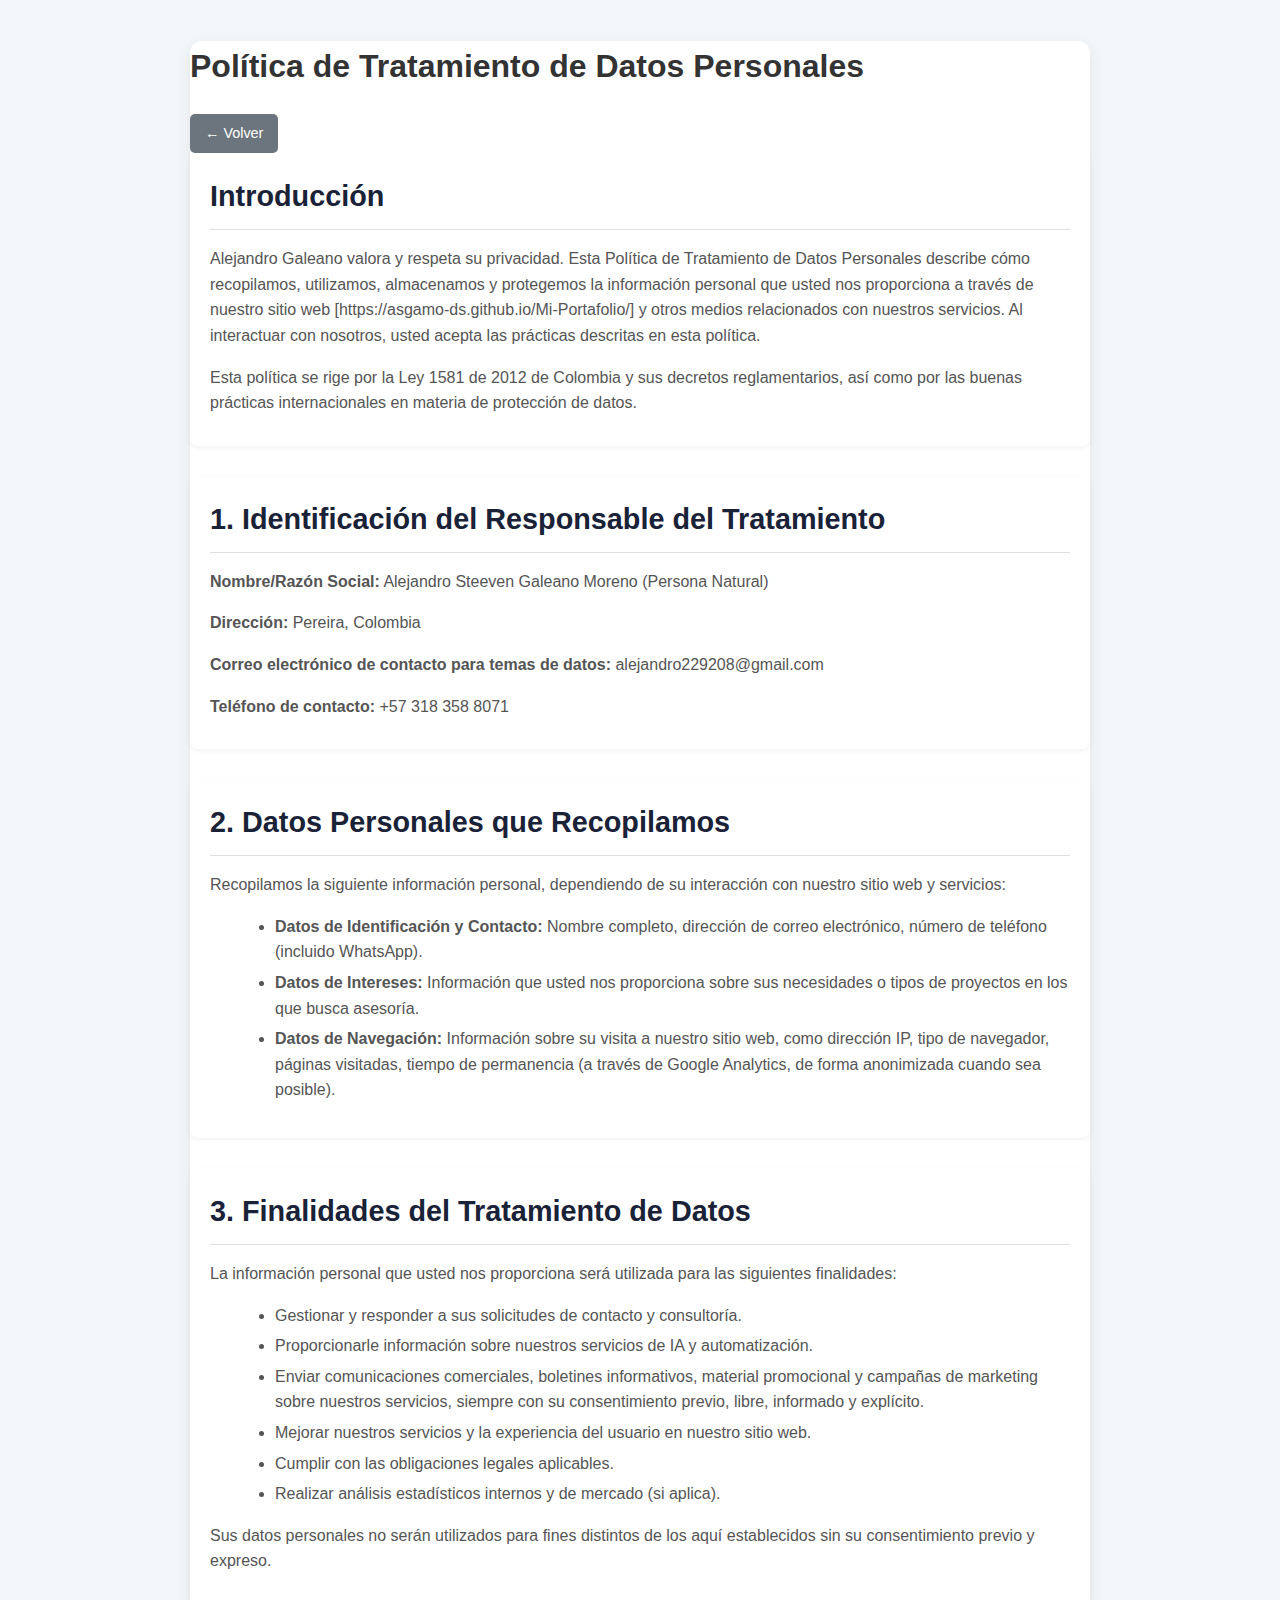
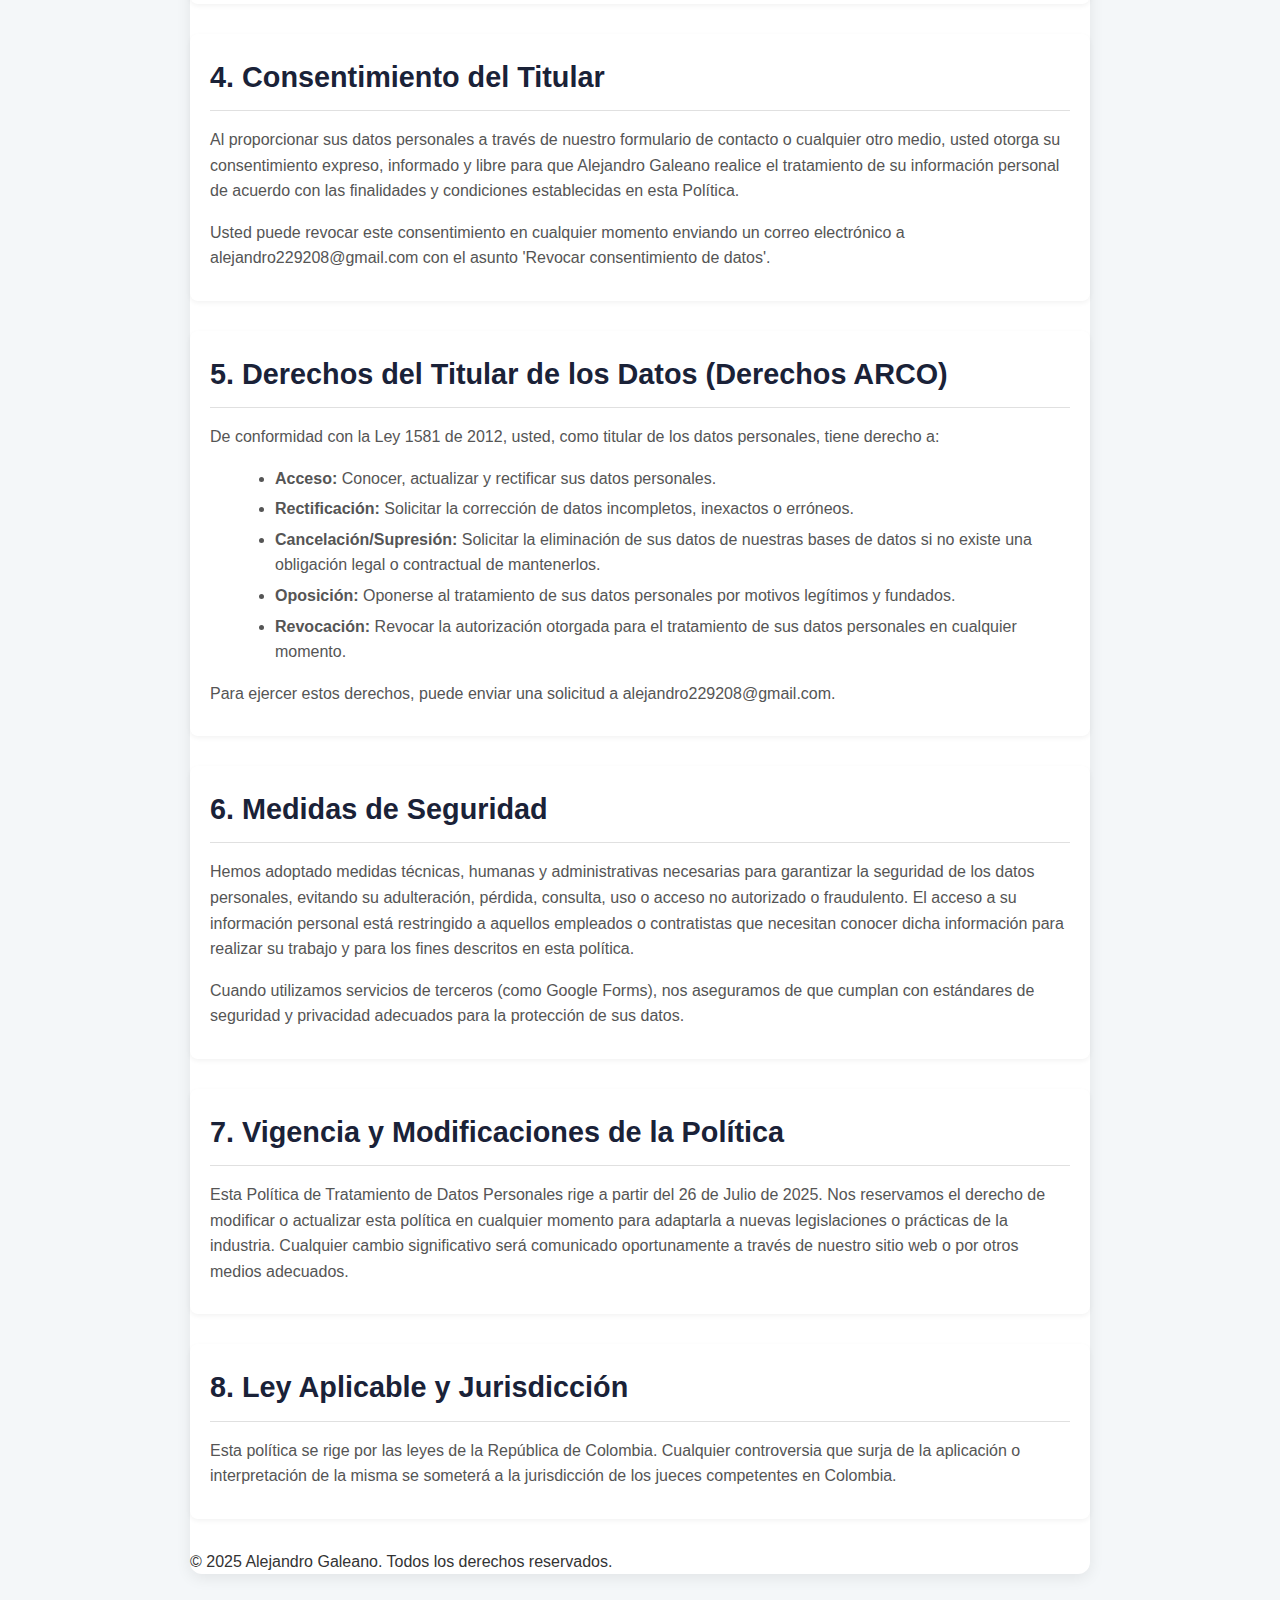
<file: politica-privacidad.html>
<!DOCTYPE html>
<html lang="es">
<head>
    <meta charset="UTF-8">
    <meta name="viewport" content="width=device-width, initial-scale=1.0">
    <title>Política de Tratamiento de Datos Personales | Alejandro Galeano</title>
    <link rel="stylesheet" href="styles.css">
</head>
<body>
    <div class="container">
        <header>
            <h1>Política de Tratamiento de Datos Personales</h1>
            <nav>
                <a href="javascript:history.back()" class="back-button-simple">← Volver</a>
                </nav>
        </header>

        <main>
            <section class="policy-section">
                <h2>Introducción</h2>
                <p>Alejandro Galeano valora y respeta su privacidad. Esta Política de Tratamiento de Datos Personales describe cómo recopilamos, utilizamos, almacenamos y protegemos la información personal que usted nos proporciona a través de nuestro sitio web [https://asgamo-ds.github.io/Mi-Portafolio/] y otros medios relacionados con nuestros servicios. Al interactuar con nosotros, usted acepta las prácticas descritas en esta política.</p>
                <p>Esta política se rige por la Ley 1581 de 2012 de Colombia y sus decretos reglamentarios, así como por las buenas prácticas internacionales en materia de protección de datos.</p>
            </section>

            <section class="policy-section">
                <h2>1. Identificación del Responsable del Tratamiento</h2>
                <p><strong>Nombre/Razón Social:</strong> Alejandro Steeven Galeano Moreno (Persona Natural)</p>
                <p><strong>Dirección:</strong> Pereira, Colombia</p>
                <p><strong>Correo electrónico de contacto para temas de datos:</strong> alejandro229208@gmail.com</p>
                <p><strong>Teléfono de contacto:</strong> +57 318 358 8071</p>
            </section>

            <section class="policy-section">
                <h2>2. Datos Personales que Recopilamos</h2>
                <p>Recopilamos la siguiente información personal, dependiendo de su interacción con nuestro sitio web y servicios:</p>
                <ul>
                    <li><strong>Datos de Identificación y Contacto:</strong> Nombre completo, dirección de correo electrónico, número de teléfono (incluido WhatsApp).</li>
                    <li><strong>Datos de Intereses:</strong> Información que usted nos proporciona sobre sus necesidades o tipos de proyectos en los que busca asesoría.</li>
                    <li><strong>Datos de Navegación:</strong> Información sobre su visita a nuestro sitio web, como dirección IP, tipo de navegador, páginas visitadas, tiempo de permanencia (a través de Google Analytics, de forma anonimizada cuando sea posible).</li>
                    </ul>
            </section>

            <section class="policy-section">
                <h2>3. Finalidades del Tratamiento de Datos</h2>
                <p>La información personal que usted nos proporciona será utilizada para las siguientes finalidades:</p>
                <ul>
                    <li>Gestionar y responder a sus solicitudes de contacto y consultoría.</li>
                    <li>Proporcionarle información sobre nuestros servicios de IA y automatización.</li>
                    <li>Enviar comunicaciones comerciales, boletines informativos, material promocional y campañas de marketing sobre nuestros servicios, siempre con su consentimiento previo, libre, informado y explícito.</li>
                    <li>Mejorar nuestros servicios y la experiencia del usuario en nuestro sitio web.</li>
                    <li>Cumplir con las obligaciones legales aplicables.</li>
                    <li>Realizar análisis estadísticos internos y de mercado (si aplica).</li>
                </ul>
                <p>Sus datos personales no serán utilizados para fines distintos de los aquí establecidos sin su consentimiento previo y expreso.</p>
            </section>

            <section class="policy-section">
                <h2>4. Consentimiento del Titular</h2>
                <p>Al proporcionar sus datos personales a través de nuestro formulario de contacto o cualquier otro medio, usted otorga su consentimiento expreso, informado y libre para que Alejandro Galeano realice el tratamiento de su información personal de acuerdo con las finalidades y condiciones establecidas en esta Política.</p>
                <p>Usted puede revocar este consentimiento en cualquier momento enviando un correo electrónico a alejandro229208@gmail.com con el asunto 'Revocar consentimiento de datos'.</p>
            </section>

            <section class="policy-section">
                <h2>5. Derechos del Titular de los Datos (Derechos ARCO)</h2>
                <p>De conformidad con la Ley 1581 de 2012, usted, como titular de los datos personales, tiene derecho a:</p>
                <ul>
                    <li><strong>Acceso:</strong> Conocer, actualizar y rectificar sus datos personales.</li>
                    <li><strong>Rectificación:</strong> Solicitar la corrección de datos incompletos, inexactos o erróneos.</li>
                    <li><strong>Cancelación/Supresión:</strong> Solicitar la eliminación de sus datos de nuestras bases de datos si no existe una obligación legal o contractual de mantenerlos.</li>
                    <li><strong>Oposición:</strong> Oponerse al tratamiento de sus datos personales por motivos legítimos y fundados.</li>
                    <li><strong>Revocación:</strong> Revocar la autorización otorgada para el tratamiento de sus datos personales en cualquier momento.</li>
                </ul>
                <p>Para ejercer estos derechos, puede enviar una solicitud a alejandro229208@gmail.com.</p>
            </section>

            <section class="policy-section">
                <h2>6. Medidas de Seguridad</h2>
                <p>Hemos adoptado medidas técnicas, humanas y administrativas necesarias para garantizar la seguridad de los datos personales, evitando su adulteración, pérdida, consulta, uso o acceso no autorizado o fraudulento. El acceso a su información personal está restringido a aquellos empleados o contratistas que necesitan conocer dicha información para realizar su trabajo y para los fines descritos en esta política.</p>
                <p>Cuando utilizamos servicios de terceros (como Google Forms), nos aseguramos de que cumplan con estándares de seguridad y privacidad adecuados para la protección de sus datos.</p>
            </section>

            <section class="policy-section">
                <h2>7. Vigencia y Modificaciones de la Política</h2>
                <p>Esta Política de Tratamiento de Datos Personales rige a partir del 26 de Julio de 2025. Nos reservamos el derecho de modificar o actualizar esta política en cualquier momento para adaptarla a nuevas legislaciones o prácticas de la industria. Cualquier cambio significativo será comunicado oportunamente a través de nuestro sitio web o por otros medios adecuados.</p>
            </section>

            <section class="policy-section">
                <h2>8. Ley Aplicable y Jurisdicción</h2>
                <p>Esta política se rige por las leyes de la República de Colombia. Cualquier controversia que surja de la aplicación o interpretación de la misma se someterá a la jurisdicción de los jueces competentes en Colombia.</p>
            </section>

        </main>

        <footer>
            <p>&copy; 2025 Alejandro Galeano. Todos los derechos reservados.</p>
        </footer>
    </div>
</body>
</html>
</file>
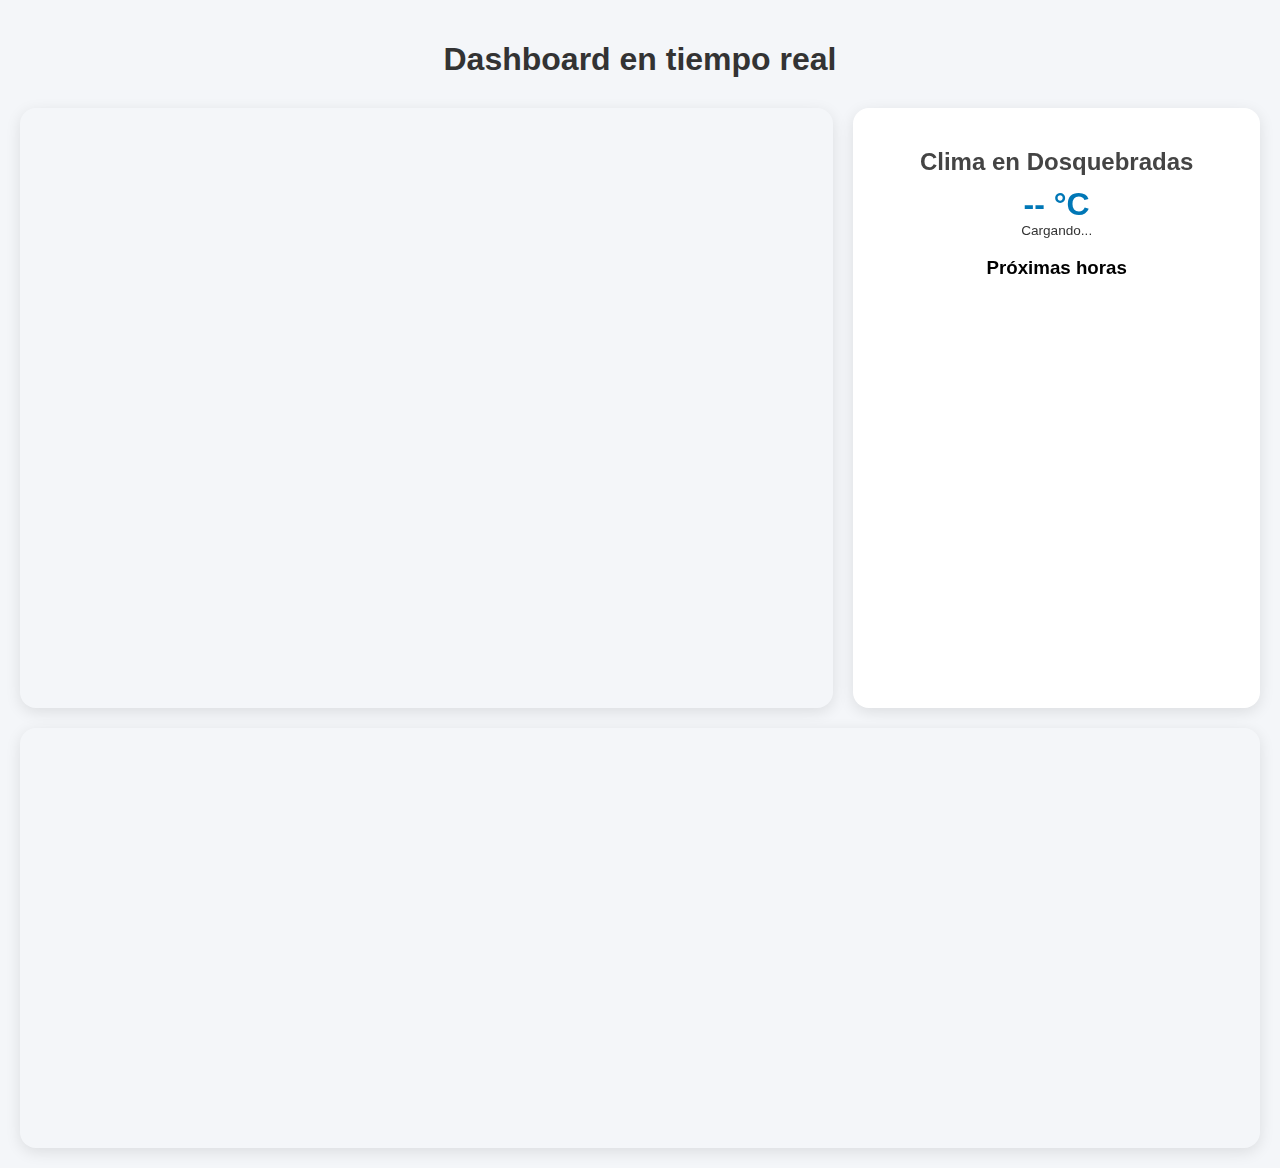
<file: reporte.html>
<!DOCTYPE html>
<html lang="es">
<head>
  <meta charset="UTF-8">
  <meta name="viewport" content="width=device-width, initial-scale=1.0">
  <title>Dashboard - Dosquebradas</title>
  <style>
    body {
      font-family: 'Segoe UI', Tahoma, sans-serif;
      background: #f4f6f9;
      margin: 0;
      padding: 20px;
      display: flex;
      flex-direction: column;
      gap: 20px;
    }

    h1 {
      text-align: center;
      color: #333;
      margin-bottom: 10px;
    }

    .grid {
      display: grid;
      grid-template-columns: 2fr 1fr;
      gap: 20px;
    }

    iframe {
      border: none;
      border-radius: 16px;
      box-shadow: 0 4px 15px rgba(0,0,0,0.1);
      width: 100%;
    }

    .weather-container {
      background: #fff;
      border-radius: 16px;
      box-shadow: 0 4px 15px rgba(0,0,0,0.1);
      padding: 20px;
      text-align: center;
    }
    .weather-container h2 {
      margin-bottom: 10px;
      color: #444;
    }
    .current .temp {
      font-size: 2rem;
      font-weight: bold;
      color: #0077b6;
    }
    .forecast {
      display: grid;
      grid-template-columns: 1fr 1fr;
      gap: 10px;
      margin-top: 15px;
    }
    .hour-card {
      background: #f9fafb;
      border-radius: 12px;
      padding: 8px;
      text-align: center;
      box-shadow: 0 2px 6px rgba(0,0,0,0.05);
    }
    .hour-card h4 {
      margin: 0;
      font-size: 0.9rem;
      color: #555;
    }
    .hour-card .temp {
      font-size: 1.1rem;
      font-weight: bold;
      color: #0077b6;
      margin: 4px 0;
    }
    .condition {
      font-size: 0.85rem;
      color: #333;
    }

    /* Responsive */
    @media (max-width: 1024px) {
      .grid {
        grid-template-columns: 1fr;
      }
    }
  </style>
</head>
<body>
  <h1>Dashboard en tiempo real</h1>

  <!-- Grid principal -->
  <div class="grid">
    <!-- Looker Studio -->
    <iframe 
      src="https://lookerstudio.google.com/embed/reporting/10fb2750-f037-4add-bd30-bad3aa20285a/page/p_okx5gnqdvd"
      height="600">
    </iframe>

    <!-- Clima -->
    <div class="weather-container">
      <h2>Clima en Dosquebradas</h2>
      <div class="current">
        <div class="temp" id="current-temp">-- °C</div>
        <div class="condition" id="current-condition">Cargando...</div>
      </div>
      <h3>Próximas horas</h3>
      <div class="forecast" id="forecast"></div>
    </div>
  </div>

  <!-- Mapa Waze -->
  <iframe 
    src="https://embed.waze.com/iframe?zoom=14&lat=4.836598&lon=-75.669365&ct=livemap"
    height="420"
    allowfullscreen>
  </iframe>

  <script>
    const url = "https://api.open-meteo.com/v1/forecast?latitude=4.834&longitude=-75.673&current_weather=true&hourly=temperature_2m,precipitation,weathercode&timezone=auto";

    const weatherCodes = {
      0: "Despejado",
      1: "Principalmente despejado",
      2: "Parcialmente nublado",
      3: "Nublado",
      45: "Niebla",
      48: "Niebla con escarcha",
      51: "Llovizna ligera",
      53: "Llovizna moderada",
      55: "Llovizna intensa",
      61: "Lluvia ligera",
      63: "Lluvia moderada",
      65: "Lluvia intensa",
      71: "Nieve ligera",
      73: "Nieve moderada",
      75: "Nieve intensa",
      95: "Tormenta ligera",
      96: "Tormenta con granizo",
      99: "Tormenta fuerte con granizo"
    };

    fetch(url)
      .then(res => res.json())
      .then(data => {
        // Clima actual
        const currentTemp = data.current_weather.temperature;
        const currentCode = data.current_weather.weathercode;
        document.getElementById("current-temp").textContent = `${currentTemp} °C`;
        document.getElementById("current-condition").textContent = weatherCodes[currentCode] || "Condición desconocida";

        // Pronóstico de próximas horas
        const hours = data.hourly.time;
        const temps = data.hourly.temperature_2m;
        const codes = data.hourly.weathercode;

        const now = new Date();
        const forecastContainer = document.getElementById("forecast");
        forecastContainer.innerHTML = "";

        let count = 0;
        for (let i = 0; i < hours.length && count < 6; i++) {
          const hourTime = new Date(hours[i]);
          if (hourTime > now) {
            const temp = temps[i];
            const condition = weatherCodes[codes[i]] || "N/D";

            const card = document.createElement("div");
            card.className = "hour-card";
            card.innerHTML = `
              <h4>${hourTime.getHours()}:00</h4>
              <div class="temp">${temp} °C</div>
              <div class="condition">${condition}</div>
            `;
            forecastContainer.appendChild(card);
            count++;
          }
        }
      })
      .catch(err => console.error("Error obteniendo clima:", err));
  </script>
</body>
</html>
</file>
<file: styles.css>
/* --- Variables de Color y Configuraciones Globales (Tu paleta original) --- */
:root {
    --primary-dark: #1a2238;
    --primary-blue: #3498db;
    --primary-blue-dark: #2980b9;
    --text-light: #bdc3c7;
    --text-main: #333;
    --text-secondary: #555;
    --bg-light: #f4f7f9;
    --bg-white: #ffffff;
    --border-color: #e0e0e0;
    --highlight-bg: #eaf5fc;
    --cta-green: #28a745;
    --cta-green-dark: #218838;
}

html {
    scroll-behavior: smooth;
}

body {
    font-family: -apple-system, BlinkMacSystemFont, "Segoe UI", Roboto, Helvetica, Arial, sans-serif;
    line-height: 1.6;
    background-color: var(--bg-light);
    color: var(--text-main);
    margin: 0;
    padding: 20px;
}

/* --- Contenedor Principal --- */
.container {
    max-width: 900px;
    margin: 0 auto;
    background-color: var(--bg-white);
    border-radius: 12px;
    box-shadow: 0 4px 15px rgba(0, 0, 0, 0.08);
}

/* --- Encabezado y Perfil --- */
.header {
    display: flex;
    align-items: center;
    gap: 30px;
    padding: 40px;
    background-color: var(--primary-dark);
    color: var(--bg-white);
    flex-wrap: wrap;
    border-top-left-radius: 12px;
    border-top-right-radius: 12px;
}

.profile-photo {
    width: 150px;
    height: 150px;
    border-radius: 50%;
    border: 4px solid var(--bg-white);
    object-fit: cover;
    flex-shrink: 0;
}

.profile-info {
    flex: 1;
}

.profile-info h1 {
    margin: 0 0 5px 0;
    font-size: 2.5rem;
    color: var(--bg-white);
}

.profile-info h2 {
    margin: 0;
    font-weight: 400;
    font-size: 1.2rem;
    color: var(--text-light);
}

.contact-info {
    list-style: none;
    padding: 0;
    margin-top: 15px;
    display: flex;
    flex-wrap: wrap;
    align-items: center;
    gap: 8px 12px;
}

.contact-info li a {
    color: var(--text-light);
    text-decoration: none;
    font-size: 0.9rem;
    transition: color 0.3s ease;
}

.contact-info li a:hover {
    color: var(--bg-white);
}

/* Separador '|' para la lista de contactos */
.contact-info li:not(:last-child)::after {
    content: '|';
    color: #5f7a95;
    margin-left: 12px;
}
/* Ocultamos el separador del último elemento visible antes del botón CTA */
.contact-info li:nth-last-child(2)::after {
    content: '';
    margin-left: 0;
}


/* --- [NUEVO] Estilos para la barra de navegación de actividades --- */
.activities-nav {
    padding: 20px 40px;
    /* [NUEVO] Fondo degradado, más alegre y tecnológico */
    background-image: linear-gradient(to right, #00c6ff, #0072ff); 
    border-top: none; /* Eliminamos el borde anterior que ya no es necesario */
}

.activities-list {
    list-style: none;
    padding: 0;
    margin: 0;
    display: flex;
    flex-wrap: wrap;
    align-items: center;
    justify-content: center; /* Centra los enlaces en esta barra */
    gap: 8px 12px;
}

.activities-list li a {
    color: var(--bg-white); /* [NUEVO] Color de texto blanco para que contraste */
    text-decoration: none;
    font-size: 0.9rem;
    font-weight: 500; /* Un poco más de peso para legibilidad */
    transition: transform 0.2s ease;
    text-shadow: 0 1px 2px rgba(0,0,0,0.2); /* Sombra para que el texto resalte */
}

.activities-list li a:hover {
    color: var(--bg-white);
    transform: scale(1.05); /* Efecto de zoom sutil al pasar el mouse */
}

/* Separador '|' para la lista de actividades, ahora blanco */
.activities-list li:not(:last-child)::after {
    content: '|';
    color: rgba(255, 255, 255, 0.5); /* Separador blanco semi-transparente */
    margin-left: 12px;
}

.cta-footer {
    background-color: var(--primary-dark); /* Mismo fondo oscuro que la cabecera */
    padding: 25px 40px;
    text-align: center;
    border-top: 1px solid #4a6580; /* Una línea sutil para separar */
}

/* --- Sección Resumen de Perfil --- */
.profile-summary {
    padding: 30px 40px;
    font-size: 1.1rem;
    text-align: justify;
    border-bottom: 1px solid var(--border-color);
}

/* --- Contenido Principal --- */
.main-content {
    padding: 30px 40px;
}

.main-content h2 {
    font-size: 2rem;
    color: var(--primary-dark);
    border-bottom: 3px solid var(--primary-blue);
    padding-bottom: 10px;
    margin-bottom: 20px;
}

.main-content h3 {
    font-size: 1.5rem;
    color: #34495e;
    margin-top: 30px;
}

.main-content p, .main-content li {
    font-size: 1.1rem;
    color: var(--text-secondary);
}

.highlight {
    background-color: var(--highlight-bg);
    padding: 20px;
    border-left: 5px solid var(--primary-blue);
    border-radius: 5px;
    margin: 20px 0;
}

.highlight strong {
    color: var(--primary-blue-dark);
}

.separator-line {
    margin: 40px 0;
    border: 0;
    border-top: 1px solid var(--border-color);
}

/* --- Sección de Herramientas --- */
.tools-section {
    display: grid;
    grid-template-columns: repeat(auto-fit, minmax(250px, 1fr));
    gap: 20px;
    margin-top: 20px;
}

.tool-card {
    background-color: #f8f9fa;
    padding: 20px;
    border-radius: 8px;
    border: 1px solid var(--border-color);
    transition: transform 0.3s ease, box-shadow 0.3s ease;
}

.tool-card:hover {
    transform: translateY(-5px);
    box-shadow: 0 6px 12px rgba(0, 0, 0, 0.1);
}

.tool-card h4 {
    margin: 0 0 10px 0;
    color: var(--primary-dark);
}

/* --- ESTILOS ADICIONALES AÑADIDOS --- */

/* Estilos para el botón de Llamada a la Acción (CTA) en el Header de index.html */
.cta-button {
    display: inline-block;
    background-color: transparent; /* Fondo transparente */
    color: var(--cta-green) !important; /* Texto del color verde CTA */
    border: 2px solid var(--cta-green); /* Borde del color verde CTA */
    padding: 12px 25px;
    border-radius: 8px;
    text-decoration: none;
    font-weight: bold;
    transition: all 0.3s ease;
    white-space: nowrap;
}

.cta-button:hover {
    background-color: var(--cta-green); /* El fondo se rellena al pasar el mouse */
    color: var(--primary-dark) !important; /* El texto se vuelve oscuro */
    transform: scale(1.05);
}

/* Estilos para la sección del formulario de contacto (en index.html) */
.contact-form-section {
    background-color: var(--highlight-bg); /* Un fondo ligeramente diferente para destacar */
    padding: 60px 20px;
    text-align: center;
    border-top: 1px solid var(--border-color);
    margin-top: 40px;
}

.contact-form-section h2 {
    font-size: 2.2em;
    margin-bottom: 20px;
    color: var(--primary-dark);
}

.contact-form-section p {
    font-size: 1.1em;
    margin-bottom: 30px;
    max-width: 700px;
    margin-left: auto;
    margin-right: auto;
    color: var(--text-secondary);
}

.contact-form-section .privacy-note {
    font-size: 0.9em;
    color: #888;
    margin-top: 20px;
}

.contact-form-section .privacy-note a {
    color: var(--primary-blue);
    text-decoration: none;
}

.contact-form-section .privacy-note a:hover {
    text-decoration: underline;
}

/* Estilos para el contenido de las secciones de la política de privacidad (en politica-privacidad.html) */
.policy-section {
    margin-bottom: 30px;
    padding: 20px;
    background-color: var(--bg-white); /* Fondo blanco */
    border-radius: 8px;
    box-shadow: 0 2px 5px rgba(0, 0, 0, 0.05);
}

.policy-section h2 {
    color: var(--primary-dark);
    font-size: 1.8em;
    margin-top: 0;
    margin-bottom: 15px;
    border-bottom: 1px solid var(--border-color);
    padding-bottom: 10px;
}

.policy-section p {
    line-height: 1.6;
    color: var(--text-secondary);
    margin-bottom: 10px;
}

.policy-section ul {
    list-style-type: disc;
    margin-left: 25px;
    margin-bottom: 15px;
    color: var(--text-secondary);
}

.policy-section ul li {
    margin-bottom: 5px;
}

/* Estilos para la navegación de la política de privacidad (botones de volver/ir al perfil) */
.policy-nav-links {
    margin-top: 20px; /* Para separarlo del título principal de la política */
    margin-bottom: 30px; /* Espacio antes del contenido de la política */
    text-align: center; /* Centrar los botones */
    display: flex; /* Para controlar el separador */
    justify-content: center; /* Centrar los items en el flexbox */
    align-items: center;
    gap: 10px; /* Espacio entre los elementos de navegación */
}

.policy-nav-links .nav-separator {
    color: #a0a0a0; /* Color suave para el separador */
    margin: 0 5px; /* Espacio alrededor del separador */
}

.back-button-simple {
    display: inline-block;
    background-color: #6c757d; /* Gris */
    color: white;
    padding: 8px 15px;
    border-radius: 5px;
    text-decoration: none;
    font-size: 0.9em;
    transition: background-color 0.3s ease;
}

.back-button-simple:hover {
    background-color: #5a6268;
}

/* =============================================================
   NUEVOS ESTILOS PARA LA PÁGINA DE INVESTIGACIONES Y NOTICIAS
   ============================================================= */

/* --- Cabecera Fija para Sub-páginas --- */
.fixed-header {
    background-color: white;
    box-shadow: 0 2px 8px rgba(0,0,0,0.1);
    padding: 1rem;
    position: sticky;
    top: 0;
    z-index: 1000;
}

.header-content {
    max-width: 900px;
    margin: 0 auto;
    display: flex;
    justify-content: space-between;
    align-items: center;
}

.page-title {
    margin: 0;
    font-size: 1.5rem;
    color: var(--primary-dark);
}

.back-button {
    display: inline-block;
    background-color: #0072ff;
    color: white;
    padding: 0.5rem 1rem;
    border-radius: 8px;
    text-decoration: none;
    font-weight: 500;
    transition: background-color 0.3s;
}

.back-button:hover {
    background-color: #0056b3;
}

/* --- Contenedor Principal y Títulos --- */
.content-container {
    max-width: 900px;
    margin: 2rem auto;
    padding: 2rem;
}

.section-title {
    text-align: center;
    margin-bottom: 3rem;
}

.section-title h2 {
    font-size: 2.5rem;
    color: var(--primary-dark);
    margin: 0;
}

.section-title p {
    font-size: 1.2rem;
    color: var(--text-secondary);
    margin-top: 0.5rem;
}

/* --- Estructura y Estilo de las Tarjetas de Investigación --- */
.research-grid {
    display: grid;
    gap: 2rem;
}

.research-card {
    background-color: var(--bg-white);
    border-radius: 12px;
    box-shadow: 0 4px 15px rgba(0,0,0,0.08);
    padding: 2rem;
    border: 1px solid var(--border-color);
    transition: transform 0.3s ease, box-shadow 0.3s ease;
    overflow: hidden;
}

.research-card:hover {
    transform: translateY(-5px);
    box-shadow: 0 8px 20px rgba(0,0,0,0.12);
}

.research-card h3 {
    margin: 0 0 0.5rem 0;
    font-size: 1.75rem;
    color: var(--primary-dark);
}

.research-card .post-meta {
    font-size: 0.9rem;
    color: #888;
    margin-bottom: 1rem;
}

.research-card .summary {
    font-size: 1.1rem;
    color: var(--text-secondary);
    line-height: 1.7;
}

.read-more-button {
    display: inline-block;
    margin-top: 1.5rem;
    background-color: var(--primary-dark);
    color: white;
    padding: 0.75rem 1.5rem;
    border-radius: 8px;
    text-decoration: none;
    font-weight: 500;
    transition: background-color 0.3s;
}

.read-more-button:hover {
    background-color: #4a6580;
}

/* --- Media Queries para Móviles --- */
@media (max-width: 768px) {
    body {
        padding: 10px;
    }
    
    .header {
        flex-direction: column;
        text-align: center;
        gap: 20px;
        padding: 30px 20px;
    }

    .contact-info {
        justify-content: center; /* Centra los items de contacto en móvil */
    }
    
    .profile-info h1 {
        font-size: 2rem;
    }

    .profile-summary, .main-content {
        padding: 25px 20px;
    }

    /* Ajustes para la política en móviles */
    .policy-section {
        padding: 15px;
    }

    .policy-section h2 {
        font-size: 1.6em;
    }

    .policy-nav-links {
        flex-direction: column; /* Apila los botones de navegación en móviles */
        gap: 5px;
    }
}
</file>
